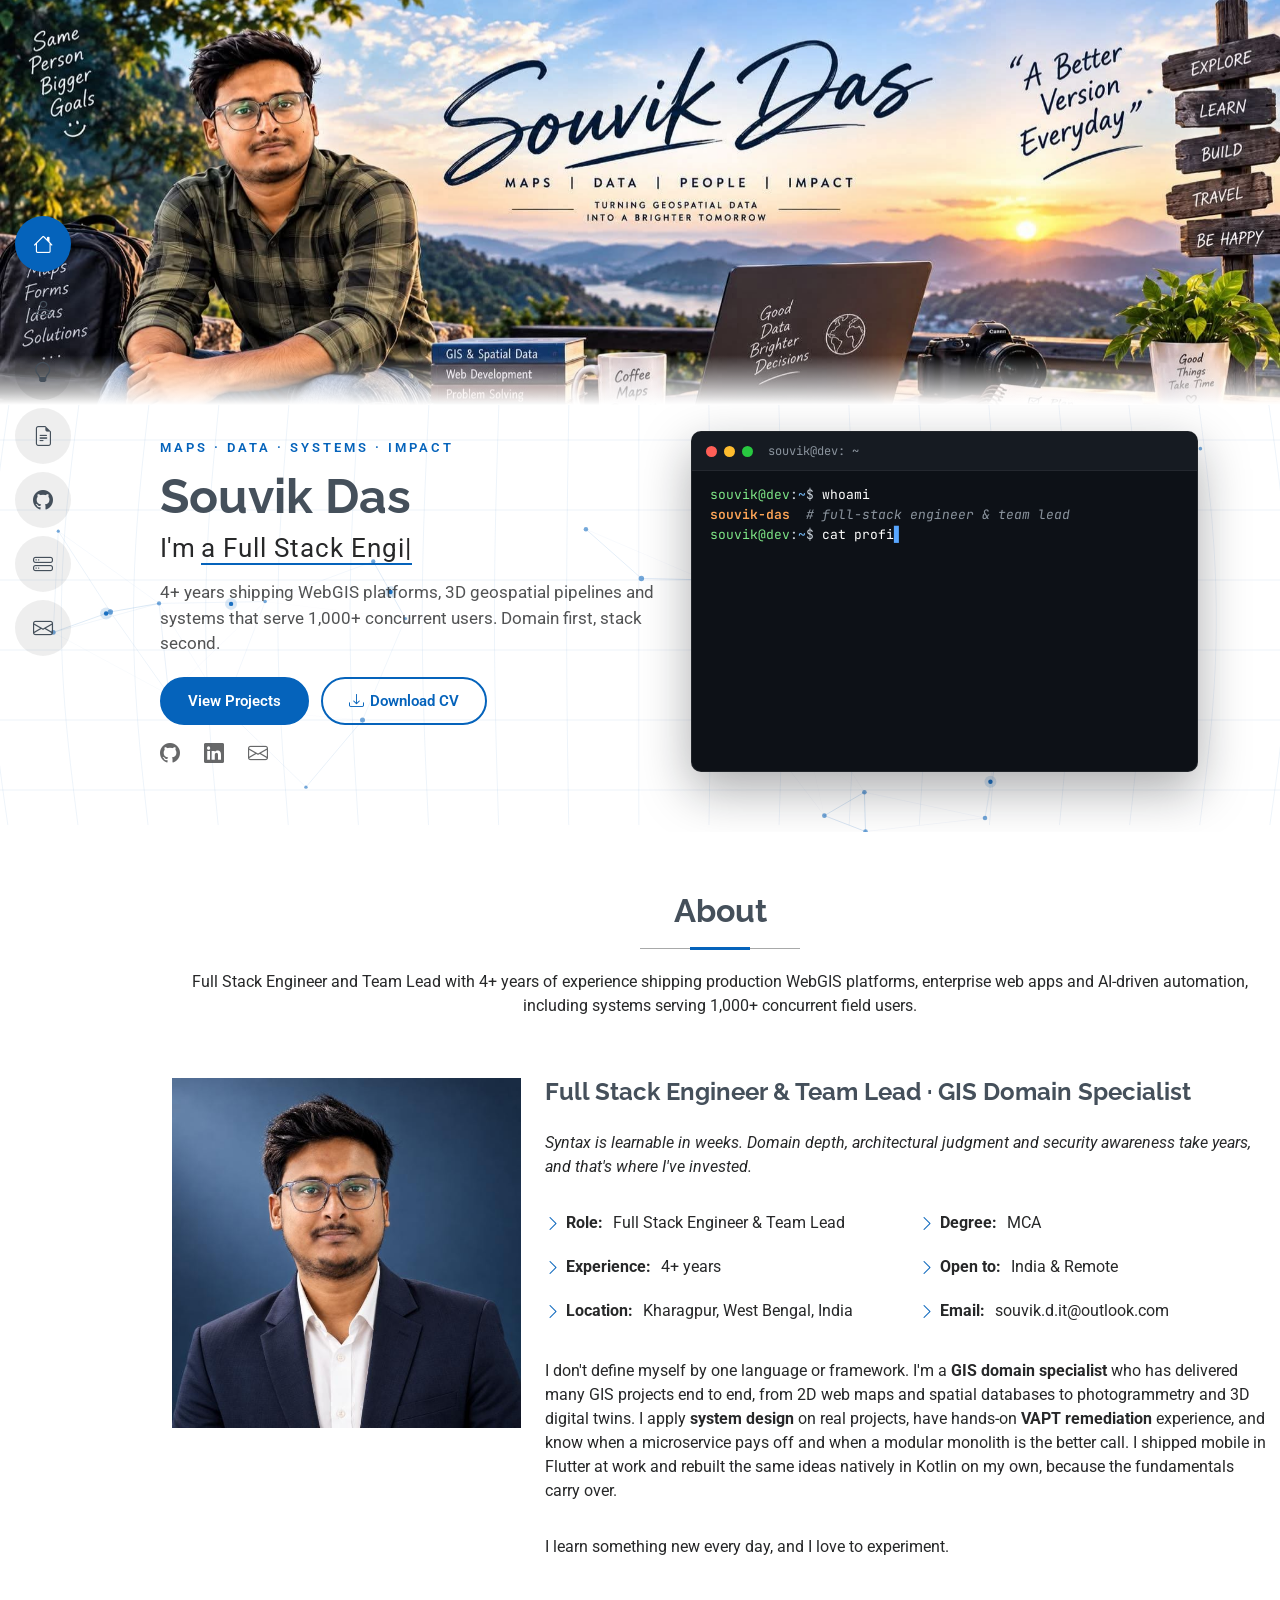
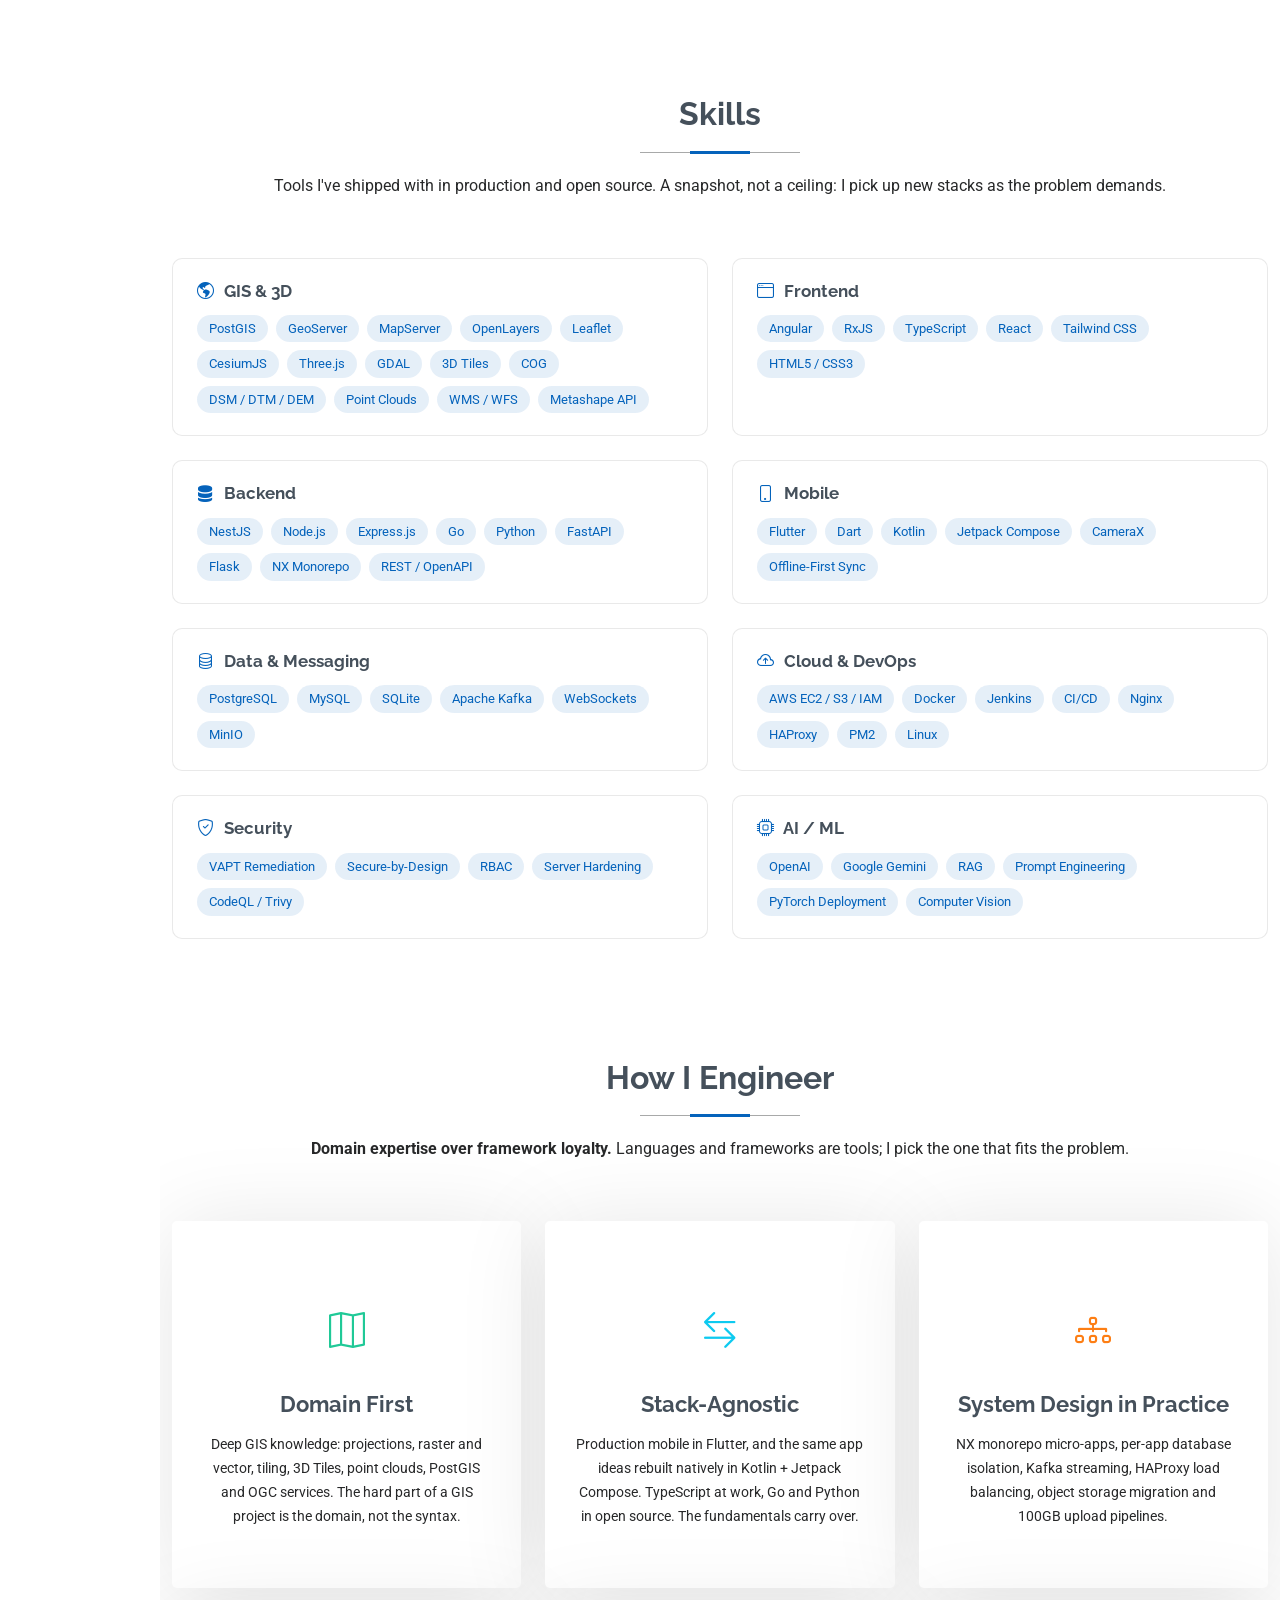
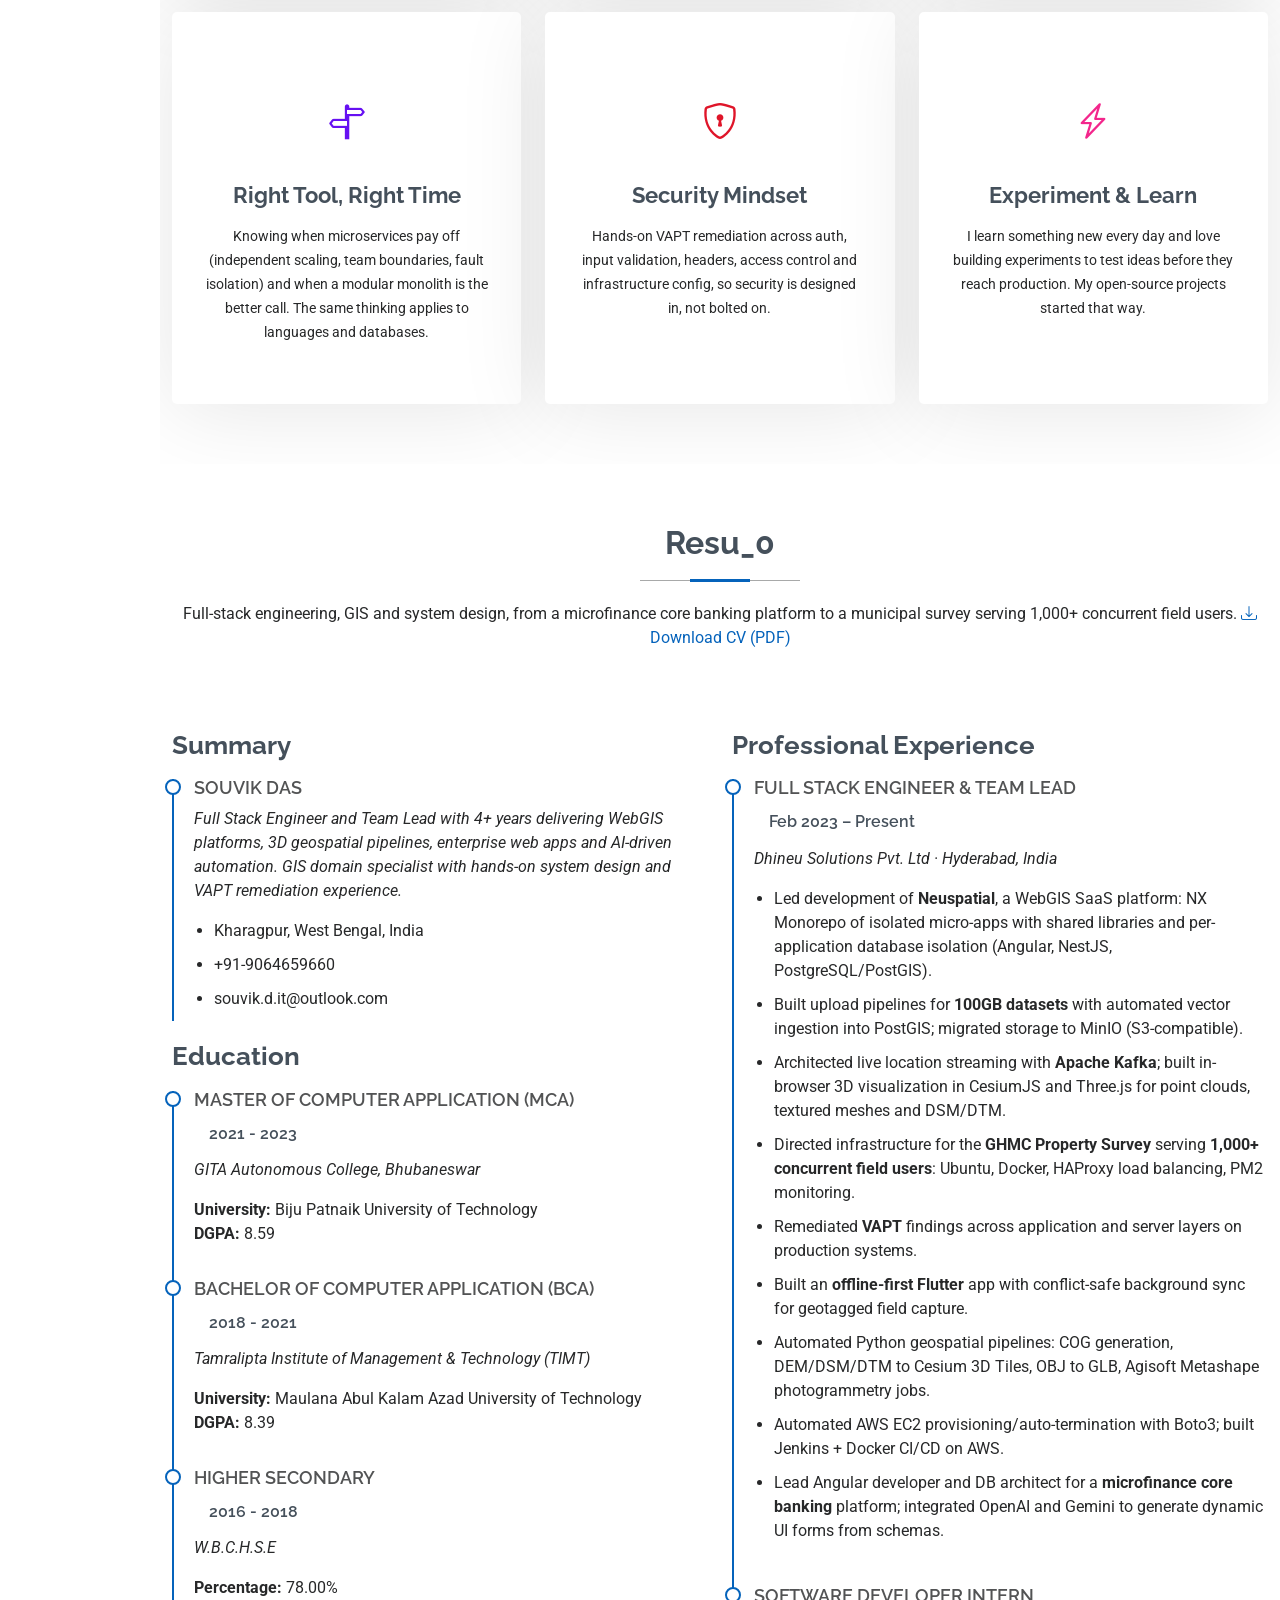
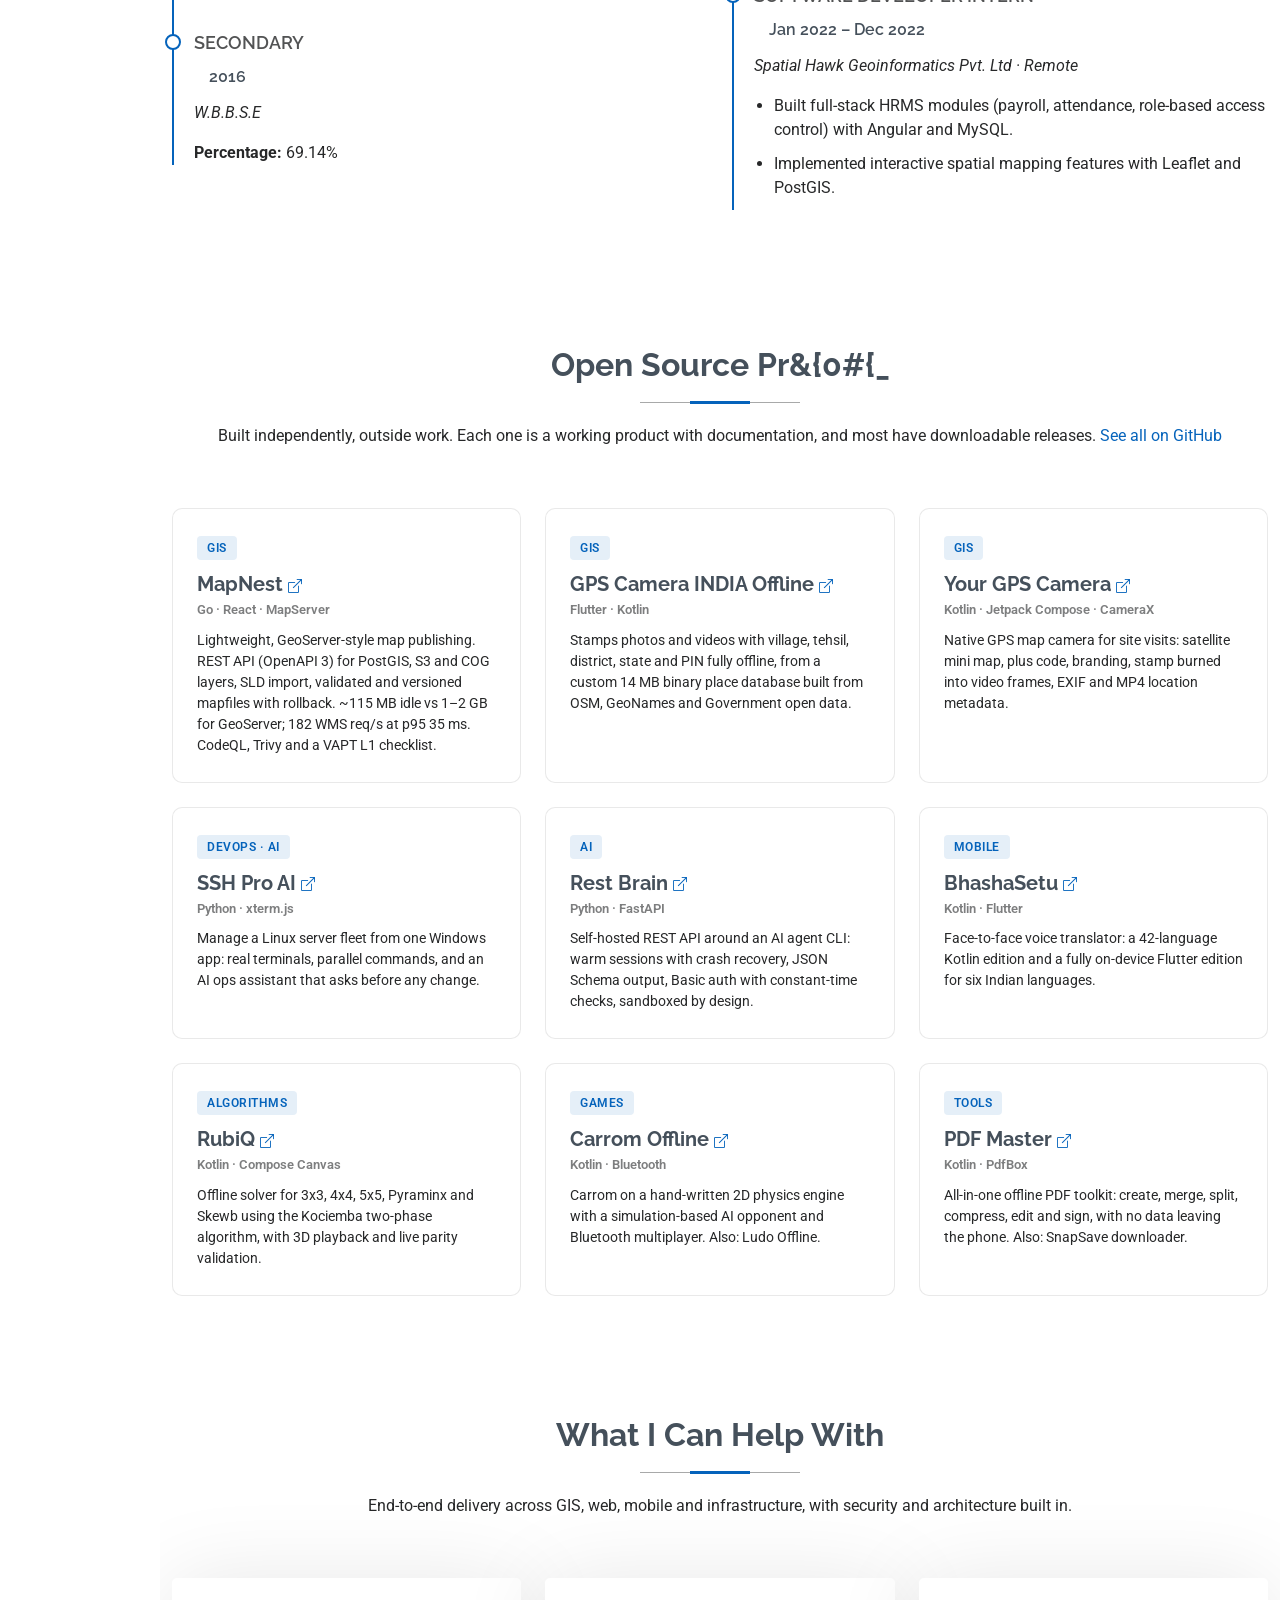
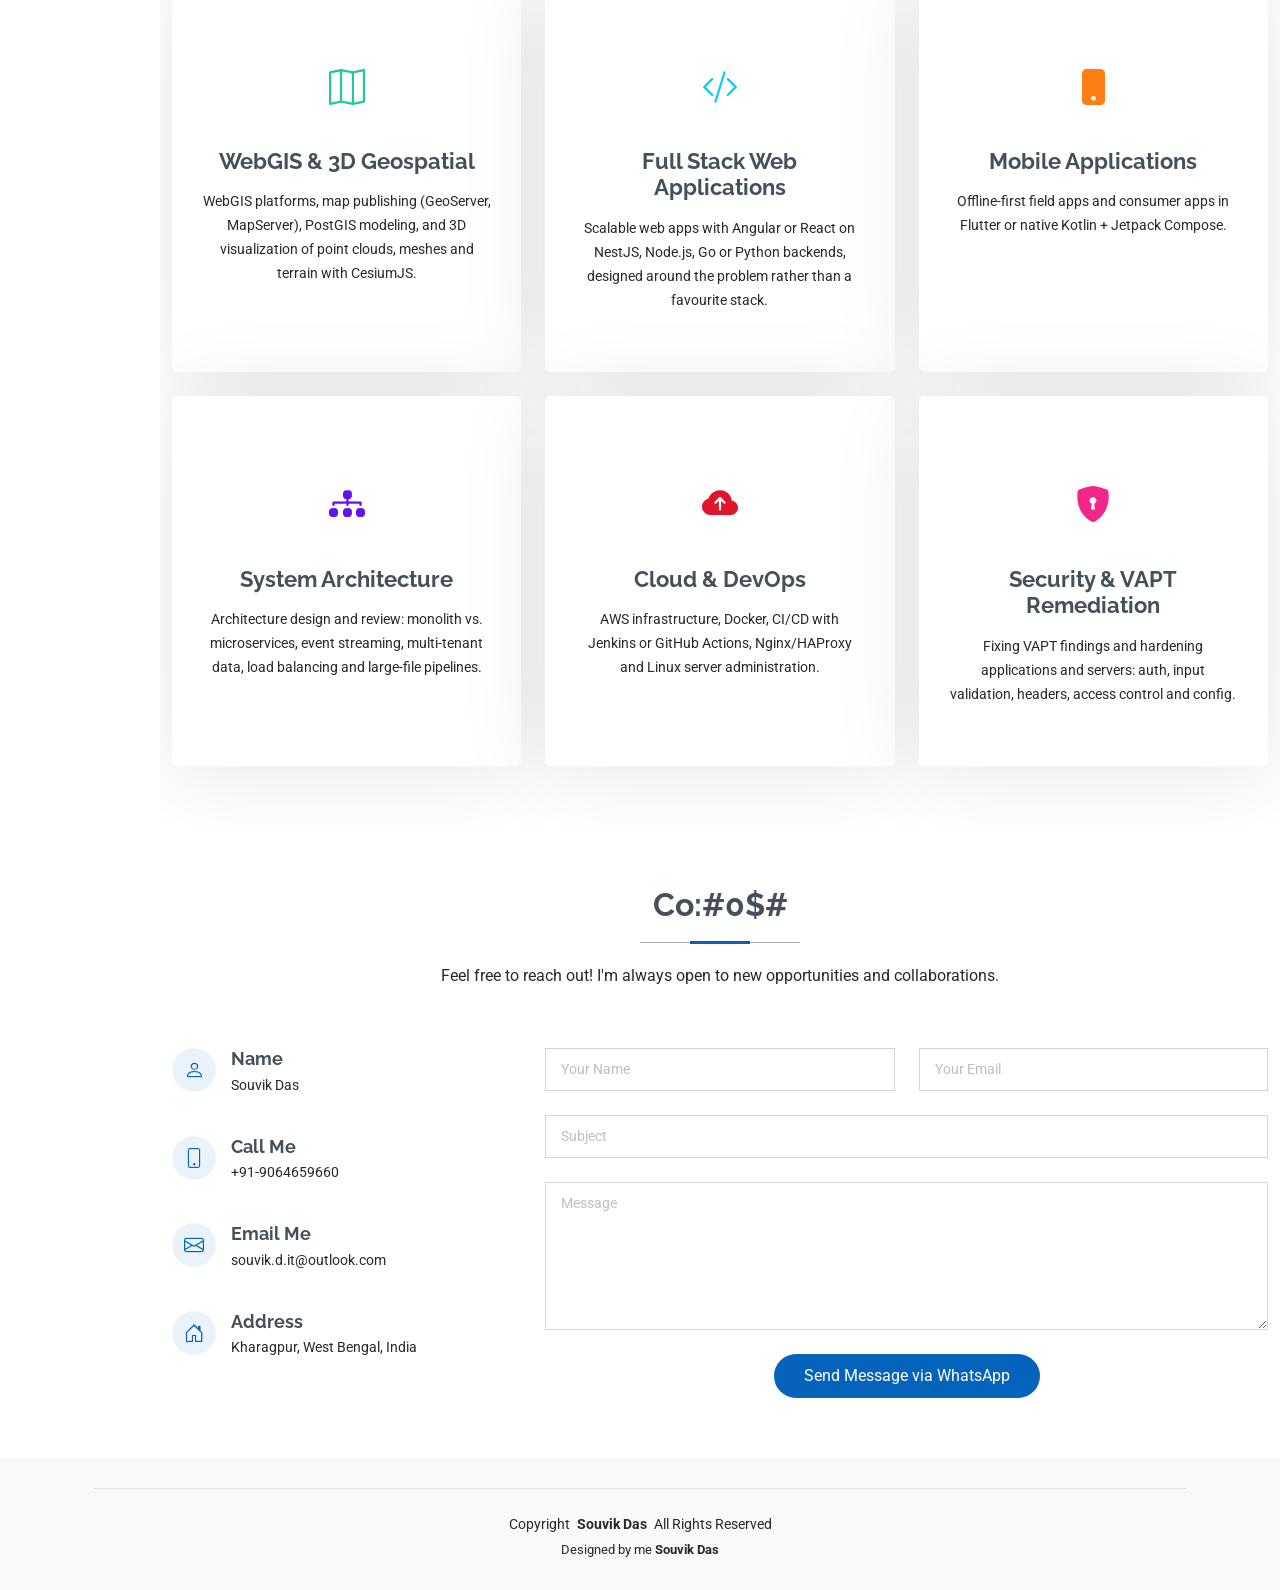
<file: index.html>
<!DOCTYPE html>
<html lang="en">

<head>
  <meta charset="utf-8">
  <meta content="width=device-width, initial-scale=1.0" name="viewport">
  <title>Souvik Das | Full Stack Engineer &amp; GIS Specialist</title>
  <meta content="Souvik Das: Full Stack Engineer and Team Lead with 4+ years delivering WebGIS platforms, 3D geospatial pipelines and scalable systems. GIS domain specialist, system design, VAPT-aware." name="description">
  <meta content="Souvik Das, Full Stack Engineer, Team Lead, GIS, WebGIS, PostGIS, GeoServer, MapServer, CesiumJS, System Design, Angular, NestJS, Flutter, Kotlin, Go, AWS" name="keywords">

  <!-- Favicons -->
  <link href="assets/img/favicon.png" rel="icon">
  <link rel="preload" as="image" href="assets/img/hero-banner.jpg" media="(min-width: 1025px)">
  <link href="assets/img/apple-touch-icon.png" rel="apple-touch-icon">

  <!-- Fonts -->
  <link href="https://fonts.googleapis.com" rel="preconnect">
  <link href="https://fonts.gstatic.com" rel="preconnect" crossorigin>
  <link
    href="https://fonts.googleapis.com/css2?family=Roboto:ital,wght@0,100;0,300;0,400;0,500;0,700;0,900;1,100;1,300;1,400;1,500;1,700;1,900&family=Poppins:ital,wght@0,100;0,200;0,300;0,400;0,500;0,600;0,700;0,800;0,900;1,100;1,200;1,300;1,400;1,500;1,600;1,700;1,800;1,900&family=JetBrains+Mono:wght@400;600&family=Raleway:ital,wght@0,100;0,200;0,300;0,400;0,500;0,600;0,700;0,800;0,900;1,100;1,200;1,300;1,400;1,500;1,600;1,700;1,800;1,900&display=swap"
    rel="stylesheet">

  <!-- Vendor CSS Files -->
  <link href="assets/vendor/bootstrap/css/bootstrap.min.css" rel="stylesheet">
  <link href="assets/vendor/bootstrap-icons/bootstrap-icons.css" rel="stylesheet">
  <link href="assets/vendor/aos/aos.css" rel="stylesheet">
  <link href="assets/vendor/glightbox/css/glightbox.min.css" rel="stylesheet">
  <link href="assets/vendor/swiper/swiper-bundle.min.css" rel="stylesheet">

  <!-- Main CSS File -->
  <link href="assets/css/main.css" rel="stylesheet">

  <!-- =======================================================
  * Template Name: MyResume
  * Template URL: https://bootstrapmade.com/free-html-bootstrap-template-my-resume/
  * Updated: Jun 29 2024 with Bootstrap v5.3.3
  * Author: BootstrapMade.com
  * License: https://bootstrapmade.com/license/
  ======================================================== -->
</head>

<body class="index-page">

  <header id="header" class="header d-flex flex-column justify-content-center">

    <i class="header-toggle d-xl-none bi bi-list"></i>

    <nav id="navmenu" class="navmenu">
      <ul>
        <li><a href="#hero" class="active"><i class="bi bi-house navicon"></i><span>Home</span></a></li>
        <li><a href="#about"><i class="bi bi-person navicon"></i><span>About</span></a></li>
        <li><a href="#approach"><i class="bi bi-lightbulb navicon"></i><span>Approach</span></a></li>
        <li><a href="#resume"><i class="bi bi-file-earmark-text navicon"></i><span>Resume</span></a></li>
        <li><a href="#projects"><i class="bi bi-github navicon"></i><span>Projects</span></a></li>
        <li><a href="#services"><i class="bi bi-hdd-stack navicon"></i><span>Services</span></a></li>
        <li><a href="#contact"><i class="bi bi-envelope navicon"></i><span>Contact</span></a></li>
      </ul>
    </nav>

  </header>

  <main class="main">

    <!-- Hero Section -->
    <section id="hero" class="hero hero-v2 section">

      <div class="hero-banner">
        <picture>
          <source media="(max-width: 1024px)" srcset="assets/img/hero-banner-sm.jpg">
          <img src="assets/img/hero-banner.jpg" width="2056" height="765"
            alt="Souvik Das: Maps, Data, People, Impact. Turning geospatial data into a brighter tomorrow.">
        </picture>
      </div>

      <div class="hero-content">
        <canvas id="geo-canvas" aria-hidden="true"></canvas>

        <div class="container">
          <div class="row gy-5 align-items-center">
            <div class="col-lg-6" data-aos="fade-up">
              <span class="hero-eyebrow">Maps · Data · Systems · Impact</span>
              <h2>Souvik Das</h2>
              <p class="hero-typed">I'm <span class="typed" data-typed-items="a Full Stack Engineer,a Team Lead,a GIS Domain Specialist,a System Designer,an Experimenter">a Full Stack Engineer</span><span
                  class="typed-cursor typed-cursor--blink" aria-hidden="true"></span></p>
              <p class="hero-lead">4+ years shipping WebGIS platforms, 3D geospatial pipelines and systems that serve
                1,000+ concurrent users. Domain first, stack second.</p>
              <div class="hero-actions">
                <a href="#projects" class="btn-hero">View Projects</a>
                <a href="assets/Souvik_Das_CV.pdf" target="_blank" class="btn-hero btn-hero-outline"><i class="bi bi-download"></i> Download CV</a>
              </div>
              <div class="social-links">
                <a href="https://github.com/souvik-das-tech" target="_blank" aria-label="GitHub"><i class="bi bi-github"></i></a>
                <a href="https://www.linkedin.com/in/souvik-das-3455b0224" target="_blank" aria-label="LinkedIn"><i
                    class="bi bi-linkedin"></i></a>
                <a href="mailto:souvik.d.it@outlook.com" aria-label="Email"><i class="bi bi-envelope"></i></a>
              </div>
            </div>

            <div class="col-lg-6" data-aos="fade-up" data-aos-delay="150">
              <div class="code-terminal" aria-label="Profile summary in a terminal">
                <div class="term-bar">
                  <span class="dot red"></span><span class="dot yellow"></span><span class="dot green"></span>
                  <span class="term-title">souvik@dev: ~</span>
                </div>
                <pre class="term-body" id="term-body"></pre>
              </div>
            </div>
          </div>
        </div>
      </div>

    </section><!-- /Hero Section -->

    <!-- About Section -->
    <section id="about" class="about section">

      <!-- Section Title -->
      <div class="container section-title" data-aos="fade-up">
        <h2>About</h2>
        <p>Full Stack Engineer and Team Lead with 4+ years of experience shipping production WebGIS platforms,
          enterprise web apps and AI-driven automation, including systems serving 1,000+ concurrent field users.</p>
      </div><!-- End Section Title -->

      <div class="container" data-aos="fade-up" data-aos-delay="100">

        <div class="row gy-4 justify-content-center">
          <div class="col-lg-4">
            <img src="assets/img/profile-img.jpg" class="img-fluid" alt="Souvik Das">
          </div>
          <div class="col-lg-8 content">
            <h2>Full Stack Engineer &amp; Team Lead · GIS Domain Specialist</h2>
            <p class="fst-italic py-3">
              Syntax is learnable in weeks. Domain depth, architectural judgment and security awareness take years,
              and that's where I've invested.
            </p>
            <div class="row">
              <div class="col-lg-6">
                <ul>
                  <li><i class="bi bi-chevron-right"></i> <strong>Role:</strong> <span>Full Stack Engineer &amp; Team Lead</span></li>
                  <li><i class="bi bi-chevron-right"></i> <strong>Experience:</strong> <span>4+ years</span></li>
                  <li><i class="bi bi-chevron-right"></i> <strong>Location:</strong> <span>Kharagpur, West Bengal, India</span></li>
                </ul>
              </div>
              <div class="col-lg-6">
                <ul>
                  <li><i class="bi bi-chevron-right"></i> <strong>Degree:</strong> <span>MCA</span></li>
                  <li><i class="bi bi-chevron-right"></i> <strong>Open to:</strong> <span>India &amp; Remote</span></li>
                  <li><i class="bi bi-chevron-right"></i> <strong>Email:</strong> <span>souvik.d.it@outlook.com</span>
                  </li>
                </ul>
              </div>
            </div>
            <p class="py-3">
              I don't define myself by one language or framework. I'm a <strong>GIS domain specialist</strong> who has
              delivered many GIS projects end to end, from 2D web maps and spatial databases to photogrammetry and 3D
              digital twins. I apply <strong>system design</strong> on real projects, have hands-on
              <strong>VAPT remediation</strong> experience, and know when a microservice pays off and when a modular
              monolith is the better call. I shipped mobile in Flutter at work and rebuilt the same ideas natively in
              Kotlin on my own, because the fundamentals carry over.
            </p>
            <p>
              I learn something new every day, and I love to experiment.
            </p>
          </div>
        </div>

      </div>

    </section><!-- /About Section -->

    <!-- Skills Section -->
    <section id="skills" class="skills section">

      <div class="container section-title" data-aos="fade-up">
        <h2>Skills</h2>
        <p>Tools I've shipped with in production and open source. A snapshot, not a ceiling: I pick up new stacks as
          the problem demands.</p>
      </div>

      <div class="container">
        <div class="row gy-4">
          <div class="col-lg-6" data-aos="fade-up" data-aos-delay="100">
            <div class="skill-group">
              <h4><i class="bi bi-globe-americas"></i> GIS &amp; 3D</h4>
              <div class="chips"><span class="chip">PostGIS</span><span class="chip">GeoServer</span><span class="chip">MapServer</span><span class="chip">OpenLayers</span><span class="chip">Leaflet</span><span class="chip">CesiumJS</span><span class="chip">Three.js</span><span class="chip">GDAL</span><span class="chip">3D Tiles</span><span class="chip">COG</span><span class="chip">DSM / DTM / DEM</span><span class="chip">Point Clouds</span><span class="chip">WMS / WFS</span><span class="chip">Metashape API</span></div>
            </div>
          </div>
          <div class="col-lg-6" data-aos="fade-up" data-aos-delay="150">
            <div class="skill-group">
              <h4><i class="bi bi-window"></i> Frontend</h4>
              <div class="chips"><span class="chip">Angular</span><span class="chip">RxJS</span><span class="chip">TypeScript</span><span class="chip">React</span><span class="chip">Tailwind CSS</span><span class="chip">HTML5 / CSS3</span></div>
            </div>
          </div>
          <div class="col-lg-6" data-aos="fade-up" data-aos-delay="100">
            <div class="skill-group">
              <h4><i class="bi bi-server"></i> Backend</h4>
              <div class="chips"><span class="chip">NestJS</span><span class="chip">Node.js</span><span class="chip">Express.js</span><span class="chip">Go</span><span class="chip">Python</span><span class="chip">FastAPI</span><span class="chip">Flask</span><span class="chip">NX Monorepo</span><span class="chip">REST / OpenAPI</span></div>
            </div>
          </div>
          <div class="col-lg-6" data-aos="fade-up" data-aos-delay="150">
            <div class="skill-group">
              <h4><i class="bi bi-phone"></i> Mobile</h4>
              <div class="chips"><span class="chip">Flutter</span><span class="chip">Dart</span><span class="chip">Kotlin</span><span class="chip">Jetpack Compose</span><span class="chip">CameraX</span><span class="chip">Offline-First Sync</span></div>
            </div>
          </div>
          <div class="col-lg-6" data-aos="fade-up" data-aos-delay="100">
            <div class="skill-group">
              <h4><i class="bi bi-database"></i> Data &amp; Messaging</h4>
              <div class="chips"><span class="chip">PostgreSQL</span><span class="chip">MySQL</span><span class="chip">SQLite</span><span class="chip">Apache Kafka</span><span class="chip">WebSockets</span><span class="chip">MinIO</span></div>
            </div>
          </div>
          <div class="col-lg-6" data-aos="fade-up" data-aos-delay="150">
            <div class="skill-group">
              <h4><i class="bi bi-cloud-arrow-up"></i> Cloud &amp; DevOps</h4>
              <div class="chips"><span class="chip">AWS EC2 / S3 / IAM</span><span class="chip">Docker</span><span class="chip">Jenkins</span><span class="chip">CI/CD</span><span class="chip">Nginx</span><span class="chip">HAProxy</span><span class="chip">PM2</span><span class="chip">Linux</span></div>
            </div>
          </div>
          <div class="col-lg-6" data-aos="fade-up" data-aos-delay="100">
            <div class="skill-group">
              <h4><i class="bi bi-shield-check"></i> Security</h4>
              <div class="chips"><span class="chip">VAPT Remediation</span><span class="chip">Secure-by-Design</span><span class="chip">RBAC</span><span class="chip">Server Hardening</span><span class="chip">CodeQL / Trivy</span></div>
            </div>
          </div>
          <div class="col-lg-6" data-aos="fade-up" data-aos-delay="150">
            <div class="skill-group">
              <h4><i class="bi bi-cpu"></i> AI / ML</h4>
              <div class="chips"><span class="chip">OpenAI</span><span class="chip">Google Gemini</span><span class="chip">RAG</span><span class="chip">Prompt Engineering</span><span class="chip">PyTorch Deployment</span><span class="chip">Computer Vision</span></div>
            </div>
          </div>
        </div>
      </div>

    </section><!-- /Skills Section -->

    <!-- Approach Section -->
    <section id="approach" class="services section">

      <div class="container section-title" data-aos="fade-up">
        <h2>How I Engineer</h2>
        <p><strong>Domain expertise over framework loyalty.</strong> Languages and frameworks are tools; I pick the
          one that fits the problem.</p>
      </div>

      <div class="container">
        <div class="row gy-4">

          <div class="col-lg-4 col-md-6" data-aos="fade-up" data-aos-delay="100">
            <div class="service-item item-teal position-relative">
              <div class="icon"><i class="bi bi-map"></i></div>
              <h3>Domain First</h3>
              <p>Deep GIS knowledge: projections, raster and vector, tiling, 3D Tiles, point clouds, PostGIS and OGC services. The hard part of a GIS project is the domain, not the syntax.</p>
            </div>
          </div>
          <div class="col-lg-4 col-md-6" data-aos="fade-up" data-aos-delay="200">
            <div class="service-item item-cyan position-relative">
              <div class="icon"><i class="bi bi-arrow-left-right"></i></div>
              <h3>Stack-Agnostic</h3>
              <p>Production mobile in Flutter, and the same app ideas rebuilt natively in Kotlin + Jetpack Compose. TypeScript at work, Go and Python in open source. The fundamentals carry over.</p>
            </div>
          </div>
          <div class="col-lg-4 col-md-6" data-aos="fade-up" data-aos-delay="300">
            <div class="service-item item-orange position-relative">
              <div class="icon"><i class="bi bi-diagram-3"></i></div>
              <h3>System Design in Practice</h3>
              <p>NX monorepo micro-apps, per-app database isolation, Kafka streaming, HAProxy load balancing, object storage migration and 100GB upload pipelines.</p>
            </div>
          </div>
          <div class="col-lg-4 col-md-6" data-aos="fade-up" data-aos-delay="100">
            <div class="service-item item-indigo position-relative">
              <div class="icon"><i class="bi bi-signpost-split"></i></div>
              <h3>Right Tool, Right Time</h3>
              <p>Knowing when microservices pay off (independent scaling, team boundaries, fault isolation) and when a modular monolith is the better call. The same thinking applies to languages and databases.</p>
            </div>
          </div>
          <div class="col-lg-4 col-md-6" data-aos="fade-up" data-aos-delay="200">
            <div class="service-item item-red position-relative">
              <div class="icon"><i class="bi bi-shield-lock"></i></div>
              <h3>Security Mindset</h3>
              <p>Hands-on VAPT remediation across auth, input validation, headers, access control and infrastructure config, so security is designed in, not bolted on.</p>
            </div>
          </div>
          <div class="col-lg-4 col-md-6" data-aos="fade-up" data-aos-delay="300">
            <div class="service-item item-pink position-relative">
              <div class="icon"><i class="bi bi-lightning-charge"></i></div>
              <h3>Experiment &amp; Learn</h3>
              <p>I learn something new every day and love building experiments to test ideas before they reach production. My open-source projects started that way.</p>
            </div>
          </div>
        </div>
      </div>

    </section><!-- /Approach Section -->


    <!-- Resume Section -->
    <section id="resume" class="resume section">

      <!-- Section Title -->
      <div class="container section-title" data-aos="fade-up">
        <h2>Resume</h2>
        <p>Full-stack engineering, GIS and system design, from a microfinance core banking platform to a municipal
          survey serving 1,000+ concurrent field users.
          <a href="assets/Souvik_Das_CV.pdf" target="_blank"><i class="bi bi-download"></i> Download CV (PDF)</a></p>
      </div><!-- End Section Title -->

      <div class="container">

        <div class="row">

          <!-- Left Column -->
          <div class="col-lg-6" data-aos="fade-up" data-aos-delay="100">
            <h3 class="resume-title">Summary</h3>

            <div class="resume-item pb-0">
              <h4>Souvik Das</h4>
              <p><em>Full Stack Engineer and Team Lead with 4+ years delivering WebGIS platforms, 3D geospatial pipelines,
                  enterprise web apps and AI-driven automation. GIS domain specialist with hands-on system design and
                  VAPT remediation experience.</em></p>
              <ul>
                <li>Kharagpur, West Bengal, India</li>
                <li>+91-9064659660</li>
                <li>souvik.d.it@outlook.com</li>
              </ul>
            </div><!-- End Resume Item -->

            <h3 class="resume-title">Education</h3>

            <div class="resume-item">
              <h4>Master of Computer Application (MCA)</h4>
              <h5>2021 - 2023</h5>
              <p><em>GITA Autonomous College, Bhubaneswar</em></p>
              <p><strong>University:</strong> Biju Patnaik University of Technology<br><strong>DGPA:</strong> 8.59</p>
            </div>

            <div class="resume-item">
              <h4>Bachelor of Computer Application (BCA)</h4>
              <h5>2018 - 2021</h5>
              <p><em>Tamralipta Institute of Management &amp; Technology (TIMT)</em></p>
              <p><strong>University:</strong> Maulana Abul Kalam Azad University of Technology<br><strong>DGPA:</strong>
                8.39</p>
            </div>

            <div class="resume-item">
              <h4>Higher Secondary</h4>
              <h5>2016 - 2018</h5>
              <p><em>W.B.C.H.S.E</em></p>
              <p><strong>Percentage:</strong> 78.00%</p>
            </div>

            <div class="resume-item">
              <h4>Secondary</h4>
              <h5>2016</h5>
              <p><em>W.B.B.S.E</em></p>
              <p><strong>Percentage:</strong> 69.14%</p>
            </div>

          </div><!-- End Left Column -->

          <!-- Right Column -->
          <div class="col-lg-6" data-aos="fade-up" data-aos-delay="200">
            <h3 class="resume-title">Professional Experience</h3>

            <div class="resume-item">
              <h4>Full Stack Engineer &amp; Team Lead</h4>
              <h5>Feb 2023 – Present</h5>
              <p><em>Dhineu Solutions Pvt. Ltd · Hyderabad, India</em></p>
              <ul>
                <li>Led development of <strong>Neuspatial</strong>, a WebGIS SaaS platform: NX Monorepo of isolated micro-apps with shared libraries and per-application database isolation (Angular, NestJS, PostgreSQL/PostGIS).</li>
                <li>Built upload pipelines for <strong>100GB datasets</strong> with automated vector ingestion into PostGIS; migrated storage to MinIO (S3-compatible).</li>
                <li>Architected live location streaming with <strong>Apache Kafka</strong>; built in-browser 3D visualization in CesiumJS and Three.js for point clouds, textured meshes and DSM/DTM.</li>
                <li>Directed infrastructure for the <strong>GHMC Property Survey</strong> serving <strong>1,000+ concurrent field users</strong>: Ubuntu, Docker, HAProxy load balancing, PM2 monitoring.</li>
                <li>Remediated <strong>VAPT</strong> findings across application and server layers on production systems.</li>
                <li>Built an <strong>offline-first Flutter</strong> app with conflict-safe background sync for geotagged field capture.</li>
                <li>Automated Python geospatial pipelines: COG generation, DEM/DSM/DTM to Cesium 3D Tiles, OBJ to GLB, Agisoft Metashape photogrammetry jobs.</li>
                <li>Automated AWS EC2 provisioning/auto-termination with Boto3; built Jenkins + Docker CI/CD on AWS.</li>
                <li>Lead Angular developer and DB architect for a <strong>microfinance core banking</strong> platform; integrated OpenAI and Gemini to generate dynamic UI forms from schemas.</li>
              </ul>
            </div>

            <div class="resume-item">
              <h4>Software Developer Intern</h4>
              <h5>Jan 2022 – Dec 2022</h5>
              <p><em>Spatial Hawk Geoinformatics Pvt. Ltd · Remote</em></p>
              <ul>
                <li>Built full-stack HRMS modules (payroll, attendance, role-based access control) with Angular and MySQL.</li>
                <li>Implemented interactive spatial mapping features with Leaflet and PostGIS.</li>
              </ul>
            </div>

          </div><!-- End Right Column -->

        </div>

      </div>

    </section><!-- /Resume Section -->

    <!-- Projects Section -->
    <section id="projects" class="projects section">

      <div class="container section-title" data-aos="fade-up">
        <h2>Open Source Projects</h2>
        <p>Built independently, outside work. Each one is a working product with documentation, and most have
          downloadable releases. <a href="https://github.com/souvik-das-tech" target="_blank">See all on GitHub</a></p>
      </div>

      <div class="container">
        <div class="row gy-4">
          <div class="col-lg-4 col-md-6" data-aos="fade-up" data-aos-delay="100">
            <a class="project-card" href="https://github.com/souvik-das-tech/mapnest" target="_blank" rel="noopener">
              <span class="project-tag">GIS</span>
              <h3>MapNest <i class="bi bi-box-arrow-up-right"></i></h3>
              <p class="project-stack">Go · React · MapServer</p>
              <p>Lightweight, GeoServer-style map publishing. REST API (OpenAPI 3) for PostGIS, S3 and COG layers, SLD import, validated and versioned mapfiles with rollback. ~115 MB idle vs 1–2 GB for GeoServer; 182 WMS req/s at p95 35 ms. CodeQL, Trivy and a VAPT L1 checklist.</p>
            </a>
          </div>
          <div class="col-lg-4 col-md-6" data-aos="fade-up" data-aos-delay="200">
            <a class="project-card" href="https://github.com/souvik-das-tech/GPSCamera_INDIA_Offline" target="_blank" rel="noopener">
              <span class="project-tag">GIS</span>
              <h3>GPS Camera INDIA Offline <i class="bi bi-box-arrow-up-right"></i></h3>
              <p class="project-stack">Flutter · Kotlin</p>
              <p>Stamps photos and videos with village, tehsil, district, state and PIN fully offline, from a custom 14 MB binary place database built from OSM, GeoNames and Government open data.</p>
            </a>
          </div>
          <div class="col-lg-4 col-md-6" data-aos="fade-up" data-aos-delay="300">
            <a class="project-card" href="https://github.com/souvik-das-tech/GPSCamera-Android" target="_blank" rel="noopener">
              <span class="project-tag">GIS</span>
              <h3>Your GPS Camera <i class="bi bi-box-arrow-up-right"></i></h3>
              <p class="project-stack">Kotlin · Jetpack Compose · CameraX</p>
              <p>Native GPS map camera for site visits: satellite mini map, plus code, branding, stamp burned into video frames, EXIF and MP4 location metadata.</p>
            </a>
          </div>
          <div class="col-lg-4 col-md-6" data-aos="fade-up" data-aos-delay="100">
            <a class="project-card" href="https://github.com/souvik-das-tech/ssh-pro-ai" target="_blank" rel="noopener">
              <span class="project-tag">DevOps · AI</span>
              <h3>SSH Pro AI <i class="bi bi-box-arrow-up-right"></i></h3>
              <p class="project-stack">Python · xterm.js</p>
              <p>Manage a Linux server fleet from one Windows app: real terminals, parallel commands, and an AI ops assistant that asks before any change.</p>
            </a>
          </div>
          <div class="col-lg-4 col-md-6" data-aos="fade-up" data-aos-delay="200">
            <a class="project-card" href="https://github.com/souvik-das-tech/rest-brain" target="_blank" rel="noopener">
              <span class="project-tag">AI</span>
              <h3>Rest Brain <i class="bi bi-box-arrow-up-right"></i></h3>
              <p class="project-stack">Python · FastAPI</p>
              <p>Self-hosted REST API around an AI agent CLI: warm sessions with crash recovery, JSON Schema output, Basic auth with constant-time checks, sandboxed by design.</p>
            </a>
          </div>
          <div class="col-lg-4 col-md-6" data-aos="fade-up" data-aos-delay="300">
            <a class="project-card" href="https://github.com/souvik-das-tech/BhashaSetu-Android" target="_blank" rel="noopener">
              <span class="project-tag">Mobile</span>
              <h3>BhashaSetu <i class="bi bi-box-arrow-up-right"></i></h3>
              <p class="project-stack">Kotlin · Flutter</p>
              <p>Face-to-face voice translator: a 42-language Kotlin edition and a fully on-device Flutter edition for six Indian languages.</p>
            </a>
          </div>
          <div class="col-lg-4 col-md-6" data-aos="fade-up" data-aos-delay="100">
            <a class="project-card" href="https://github.com/souvik-das-tech/RubiQ" target="_blank" rel="noopener">
              <span class="project-tag">Algorithms</span>
              <h3>RubiQ <i class="bi bi-box-arrow-up-right"></i></h3>
              <p class="project-stack">Kotlin · Compose Canvas</p>
              <p>Offline solver for 3x3, 4x4, 5x5, Pyraminx and Skewb using the Kociemba two-phase algorithm, with 3D playback and live parity validation.</p>
            </a>
          </div>
          <div class="col-lg-4 col-md-6" data-aos="fade-up" data-aos-delay="200">
            <a class="project-card" href="https://github.com/souvik-das-tech/CarromOffline" target="_blank" rel="noopener">
              <span class="project-tag">Games</span>
              <h3>Carrom Offline <i class="bi bi-box-arrow-up-right"></i></h3>
              <p class="project-stack">Kotlin · Bluetooth</p>
              <p>Carrom on a hand-written 2D physics engine with a simulation-based AI opponent and Bluetooth multiplayer. Also: Ludo Offline.</p>
            </a>
          </div>
          <div class="col-lg-4 col-md-6" data-aos="fade-up" data-aos-delay="300">
            <a class="project-card" href="https://github.com/souvik-das-tech/PDFMaster" target="_blank" rel="noopener">
              <span class="project-tag">Tools</span>
              <h3>PDF Master <i class="bi bi-box-arrow-up-right"></i></h3>
              <p class="project-stack">Kotlin · PdfBox</p>
              <p>All-in-one offline PDF toolkit: create, merge, split, compress, edit and sign, with no data leaving the phone. Also: SnapSave downloader.</p>
            </a>
          </div>
        </div>
      </div>

    </section><!-- /Projects Section -->

    <section id="services" class="services section">
      <div class="container section-title" data-aos="fade-up">
        <h2>What I Can Help With</h2>
        <p>End-to-end delivery across GIS, web, mobile and infrastructure, with security and architecture built in.</p>
      </div>
      <div class="container">
        <div class="row gy-4">

          <div class="col-lg-4 col-md-6" data-aos="fade-up" data-aos-delay="100">
            <div class="service-item item-teal position-relative">
              <div class="icon"><i class="bi bi-map"></i></div>
              <h3>WebGIS &amp; 3D Geospatial</h3>
              <p>WebGIS platforms, map publishing (GeoServer, MapServer), PostGIS modeling, and 3D visualization of point clouds, meshes and terrain with CesiumJS.</p>
            </div>
          </div>
          <div class="col-lg-4 col-md-6" data-aos="fade-up" data-aos-delay="200">
            <div class="service-item item-cyan position-relative">
              <div class="icon"><i class="bi bi-code-slash"></i></div>
              <h3>Full Stack Web Applications</h3>
              <p>Scalable web apps with Angular or React on NestJS, Node.js, Go or Python backends, designed around the problem rather than a favourite stack.</p>
            </div>
          </div>
          <div class="col-lg-4 col-md-6" data-aos="fade-up" data-aos-delay="300">
            <div class="service-item item-orange position-relative">
              <div class="icon"><i class="bi bi-phone-fill"></i></div>
              <h3>Mobile Applications</h3>
              <p>Offline-first field apps and consumer apps in Flutter or native Kotlin + Jetpack Compose.</p>
            </div>
          </div>
          <div class="col-lg-4 col-md-6" data-aos="fade-up" data-aos-delay="400">
            <div class="service-item item-indigo position-relative">
              <div class="icon"><i class="bi bi-diagram-3-fill"></i></div>
              <h3>System Architecture</h3>
              <p>Architecture design and review: monolith vs. microservices, event streaming, multi-tenant data, load balancing and large-file pipelines.</p>
            </div>
          </div>
          <div class="col-lg-4 col-md-6" data-aos="fade-up" data-aos-delay="500">
            <div class="service-item item-red position-relative">
              <div class="icon"><i class="bi bi-cloud-arrow-up-fill"></i></div>
              <h3>Cloud &amp; DevOps</h3>
              <p>AWS infrastructure, Docker, CI/CD with Jenkins or GitHub Actions, Nginx/HAProxy and Linux server administration.</p>
            </div>
          </div>
          <div class="col-lg-4 col-md-6" data-aos="fade-up" data-aos-delay="600">
            <div class="service-item item-pink position-relative">
              <div class="icon"><i class="bi bi-shield-lock-fill"></i></div>
              <h3>Security &amp; VAPT Remediation</h3>
              <p>Fixing VAPT findings and hardening applications and servers: auth, input validation, headers, access control and config.</p>
            </div>
          </div>
        </div>
      </div>
    </section>


    <section id="contact" class="contact section">

      <div class="container section-title" data-aos="fade-up">
        <h2>Contact</h2>
        <p>Feel free to reach out! I'm always open to new opportunities and collaborations.</p>
      </div>
      <div class="container" data-aos="fade" data-aos-delay="100">

        <div class="row gy-4">

          <div class="col-lg-4">
            <div class="info-item d-flex" data-aos="fade-up" data-aos-delay="200">
              <i class="bi bi-person flex-shrink-0"></i>
              <div>
                <h3>Name</h3>
                <p>Souvik Das</p>
              </div>
            </div>
            <div class="info-item d-flex" data-aos="fade-up" data-aos-delay="300">
              <i class="bi bi-phone flex-shrink-0"></i>
              <div>
                <h3>Call Me</h3>
                <p>+91-9064659660</p>
              </div>
            </div>
            <div class="info-item d-flex" data-aos="fade-up" data-aos-delay="400">
              <i class="bi bi-envelope flex-shrink-0"></i>
              <div>
                <h3>Email Me</h3>
                <p>souvik.d.it@outlook.com</p>
              </div>
            </div>
            <div class="info-item d-flex" data-aos="fade-up" data-aos-delay="500">
              <i class="bi bi-house-door flex-shrink-0"></i>
              <div>
                <h3>Address</h3>
                <p>Kharagpur, West Bengal, India</p>
              </div>
            </div>
          </div>

          <div class="col-lg-8">
            <form action="forms/contact.php" method="post" class="php-email-form" data-aos="fade-up"
              data-aos-delay="200">
              <div class="row gy-4">

                <div class="col-md-6">
                  <input type="text" name="name" class="form-control" placeholder="Your Name" required="">
                </div>

                <div class="col-md-6 ">
                  <input type="email" class="form-control" name="email" placeholder="Your Email" required="">
                </div>

                <div class="col-md-12">
                  <input type="text" class="form-control" name="subject" placeholder="Subject" required="">
                </div>

                <div class="col-md-12">
                  <textarea class="form-control" name="message" rows="6" placeholder="Message" required=""></textarea>
                </div>

                <div class="col-md-12 text-center">
                  <button type="submit" onclick="sendWhatsAppMessage()">Send Message via WhatsApp</button>
                </div>

              </div>
            </form>
          </div>
        </div>

      </div>

    </section>
  </main>

  <footer id="footer" class="footer position-relative light-background">
    <div class="container">
      <div class="container">
        <div class="copyright">
          <span>Copyright</span> <strong class="px-1 sitename">Souvik Das</strong> <span>All Rights Reserved</span>
        </div>
        <div class="credits">
          Designed by me <strong>Souvik Das</strong>
        </div>
      </div>
    </div>
  </footer>

  <!-- Scroll Top -->
  <a href="#" id="scroll-top" class="scroll-top d-flex align-items-center justify-content-center"><i
      class="bi bi-arrow-up-short"></i></a>

  <!-- Preloader -->
  <div id="preloader"></div>

  <!-- Vendor JS Files -->
  <script src="assets/vendor/bootstrap/js/bootstrap.bundle.min.js"></script>
  <script src="assets/vendor/php-email-form/validate.js"></script>
  <script src="assets/vendor/aos/aos.js"></script>
  <script src="assets/vendor/typed.js/typed.umd.js"></script>
  <script src="assets/vendor/purecounter/purecounter_vanilla.js"></script>
  <script src="assets/vendor/waypoints/noframework.waypoints.js"></script>
  <script src="assets/vendor/glightbox/js/glightbox.min.js"></script>
  <script src="assets/vendor/imagesloaded/imagesloaded.pkgd.min.js"></script>
  <script src="assets/vendor/isotope-layout/isotope.pkgd.min.js"></script>
  <script src="assets/vendor/swiper/swiper-bundle.min.js"></script>

  <!-- Main JS File -->
  <script src="assets/js/main.js"></script>
  <script src="assets/js/coder.js"></script>

  <script>
    function sendWhatsAppMessage() {
      const name = document.querySelector('input[name="name"]').value;
      const email = document.querySelector('input[name="email"]').value;
      const subject = document.querySelector('input[name="subject"]').value;
      const message = document.querySelector('textarea[name="message"]').value;
      const phoneNumber = '+919064659660'; // Replace with your full number including country code

      const whatsappMessage = `Name: ${name}%0AEmail: ${email}%0ASubject: ${subject}%0AMessage: ${message}`;
      const whatsappURL = `https://wa.me/${phoneNumber}?text=${whatsappMessage}`;

      window.open(whatsappURL, '_blank');
    }
  </script>

</body>

</html>
</file>
<file: assets/css/main.css>
/**
* Template Name: MyResume
* Template URL: https://bootstrapmade.com/free-html-bootstrap-template-my-resume/
* Updated: Jun 29 2024 with Bootstrap v5.3.3
* Author: BootstrapMade.com
* License: https://bootstrapmade.com/license/
*/

/*--------------------------------------------------------------
# Font & Color Variables
# Help: https://bootstrapmade.com/color-system/
--------------------------------------------------------------*/
/* Fonts */
:root {
  --default-font: "Roboto",  system-ui, -apple-system, "Segoe UI", Roboto, "Helvetica Neue", Arial, "Noto Sans", "Liberation Sans", sans-serif, "Apple Color Emoji", "Segoe UI Emoji", "Segoe UI Symbol", "Noto Color Emoji";
  --heading-font: "Raleway",  sans-serif;
  --nav-font: "Poppins",  sans-serif;
}

/* Global Colors - The following color variables are used throughout the website. Updating them here will change the color scheme of the entire website */
:root { 
  --background-color: #ffffff; /* Background color for the entire website, including individual sections */
  --default-color: #272829; /* Default color used for the majority of the text content across the entire website */
  --heading-color: #45505b; /* Color for headings, subheadings and title throughout the website */
  --accent-color: #0563bb; /* Accent color that represents your brand on the website. It's used for buttons, links, and other elements that need to stand out */
  --surface-color: #ffffff; /* The surface color is used as a background of boxed elements within sections, such as cards, icon boxes, or other elements that require a visual separation from the global background. */
  --contrast-color: #ffffff; /* Contrast color for text, ensuring readability against backgrounds of accent, heading, or default colors. */
}

/* Nav Menu Colors - The following color variables are used specifically for the navigation menu. They are separate from the global colors to allow for more customization options */
:root {
  --nav-color: #45505b;  /* The default color of the main navmenu links */
  --nav-hover-color: #0563bb; /* Applied to main navmenu links when they are hovered over or active */
  --nav-mobile-background-color: #ffffff; /* Used as the background color for mobile navigation menu */
  --nav-dropdown-background-color: #ffffff; /* Used as the background color for dropdown items that appear when hovering over primary navigation items */
  --nav-dropdown-color: #212529; /* Used for navigation links of the dropdown items in the navigation menu. */
  --nav-dropdown-hover-color: #0563bb; /* Similar to --nav-hover-color, this color is applied to dropdown navigation links when they are hovered over. */
}

/* Color Presets - These classes override global colors when applied to any section or element, providing reuse of the sam color scheme. */

.light-background {
  --background-color: #f9f9f9;
  --surface-color: #ffffff;
}

.dark-background {
  --background-color: #060606;
  --default-color: #ffffff;
  --heading-color: #ffffff;
  --surface-color: #252525;
  --contrast-color: #ffffff;
}

/* Smooth scroll */
:root {
  scroll-behavior: smooth;
}

/*--------------------------------------------------------------
# General Styling & Shared Classes
--------------------------------------------------------------*/
body {
  color: var(--default-color);
  background-color: var(--background-color);
  font-family: var(--default-font);
}

a {
  color: var(--accent-color);
  text-decoration: none;
  transition: 0.3s;
}

a:hover {
  color: color-mix(in srgb, var(--accent-color), transparent 25%);
  text-decoration: none;
}

h1,
h2,
h3,
h4,
h5,
h6 {
  color: var(--heading-color);
  font-family: var(--heading-font);
}

/* PHP Email Form Messages
------------------------------*/
.php-email-form .error-message {
  display: none;
  background: #df1529;
  color: #ffffff;
  text-align: left;
  padding: 15px;
  margin-bottom: 24px;
  font-weight: 600;
}

.php-email-form .sent-message {
  display: none;
  color: #ffffff;
  background: #059652;
  text-align: center;
  padding: 15px;
  margin-bottom: 24px;
  font-weight: 600;
}

.php-email-form .loading {
  display: none;
  background: var(--surface-color);
  text-align: center;
  padding: 15px;
  margin-bottom: 24px;
}

.php-email-form .loading:before {
  content: "";
  display: inline-block;
  border-radius: 50%;
  width: 24px;
  height: 24px;
  margin: 0 10px -6px 0;
  border: 3px solid var(--accent-color);
  border-top-color: var(--surface-color);
  animation: php-email-form-loading 1s linear infinite;
}

@keyframes php-email-form-loading {
  0% {
    transform: rotate(0deg);
  }

  100% {
    transform: rotate(360deg);
  }
}

/*--------------------------------------------------------------
# Global Header
--------------------------------------------------------------*/
.header {
  color: var(--default-color);
  position: fixed;
  top: 0;
  left: 0;
  bottom: 0;
  padding: 0 15px;
  transition: all ease-in-out 0.3s;
  overflow-y: auto;
  z-index: 997;
  min-width: 200px;
}

@media (max-width: 1199px) {
  .header {
    background-color: var(--background-color);
    border-right: 1px solid color-mix(in srgb, var(--default-color), transparent 90%);
    width: 300px;
    left: -100%;
  }
}

@media (min-width: 1200px) and (max-width: 1600px) {
  .header~main {
    margin-left: 160px;
  }

  .header~main .hero {
    margin-left: -160px;
    width: 100vw;
  }
}

.header.header-show {
  left: 0;
}

.header .header-toggle {
  color: var(--contrast-color);
  background-color: var(--accent-color);
  font-size: 22px;
  display: flex;
  align-items: center;
  justify-content: center;
  width: 40px;
  height: 40px;
  border-radius: 50%;
  cursor: pointer;
  position: fixed;
  top: 15px;
  right: 15px;
  z-index: 9999;
  transition: background-color 0.3s;
}

.header .header-toggle:hover {
  color: var(--contrast-color);
  background-color: color-mix(in srgb, var(--accent-color) 90%, white 15%);
}

/*--------------------------------------------------------------
# Navigation Menu
--------------------------------------------------------------*/
.navmenu {
  padding: 0;
  z-index: 9997;
}

.navmenu ul {
  list-style: none;
  padding: 0 0 20px 0;
  margin: 0;
  width: 140px;
}

.navmenu a,
.navmenu a:focus {
  color: var(--nav-color);
  font-family: var(--nav-font);
  display: flex;
  align-items: center;
  padding: 10px 18px;
  margin-bottom: 8px;
  font-size: 15px;
  border-radius: 50px;
  background: color-mix(in srgb, var(--default-color), transparent 92%);
  height: 56px;
  width: 100%;
  overflow: hidden;
  transition: 0.3s;
}

.navmenu a i,
.navmenu a:focus i {
  font-size: 20px;
}

.navmenu a span,
.navmenu a:focus span {
  padding: 0 5px 0 7px;
}

@media (min-width: 992px) {

  .navmenu a,
  .navmenu a:focus {
    max-width: 56px;
  }

  .navmenu a span,
  .navmenu a:focus span {
    display: none;
  }
}

.navmenu a:hover,
.navmenu .active,
.navmenu .active:focus,
.navmenu li:hover>a {
  color: var(--contrast-color);
  background: var(--nav-hover-color);
}

.navmenu a:hover,
.navmenu li:hover>a {
  max-width: 100%;
  color: var(--contrast-color);
}

.navmenu a:hover span,
.navmenu li:hover>a span {
  display: block;
}

/*--------------------------------------------------------------
# Global Footer
--------------------------------------------------------------*/
.footer {
  color: var(--default-color);
  background-color: var(--background-color);
  font-size: 14px;
  text-align: center;
  padding: 30px 0;
  position: relative;
}

.footer h3 {
  font-size: 36px;
  font-weight: 700;
  position: relative;
  padding: 0;
  margin: 0 0 15px 0;
}

.footer p {
  font-size: 15;
  font-style: italic;
  padding: 0;
  margin: 0 0 30px 0;
}

.footer .social-links {
  margin: 0 0 30px 0;
}

.footer .social-links a {
  font-size: 16px;
  display: flex;
  align-items: center;
  justify-content: center;
  background: var(--accent-color);
  color: var(--contrast-color);
  line-height: 1;
  margin: 0 4px;
  border-radius: 50%;
  text-align: center;
  width: 36px;
  height: 36px;
  transition: 0.3s;
}

.footer .social-links a:hover {
  background: color-mix(in srgb, var(--accent-color), transparent 20%);
  text-decoration: none;
}

.footer .copyright {
  padding-top: 25px;
  border-top: 1px solid color-mix(in srgb, var(--default-color), transparent 90%);
}

.footer .credits {
  font-size: 13px;
  padding-top: 5px;
}

/*--------------------------------------------------------------
# Preloader
--------------------------------------------------------------*/
#preloader {
  position: fixed;
  inset: 0;
  z-index: 999999;
  overflow: hidden;
  background: var(--background-color);
  transition: all 0.6s ease-out;
}

#preloader:before {
  content: "";
  position: fixed;
  top: calc(50% - 30px);
  left: calc(50% - 30px);
  border: 6px solid #ffffff;
  border-color: var(--accent-color) transparent var(--accent-color) transparent;
  border-radius: 50%;
  width: 60px;
  height: 60px;
  animation: animate-preloader 1.5s linear infinite;
}

@keyframes animate-preloader {
  0% {
    transform: rotate(0deg);
  }

  100% {
    transform: rotate(360deg);
  }
}

/*--------------------------------------------------------------
# Scroll Top Button
--------------------------------------------------------------*/
.scroll-top {
  position: fixed;
  visibility: hidden;
  opacity: 0;
  right: 15px;
  bottom: -15px;
  z-index: 99999;
  background-color: var(--accent-color);
  width: 44px;
  height: 44px;
  border-radius: 50px;
  transition: all 0.4s;
}

.scroll-top i {
  font-size: 24px;
  color: var(--contrast-color);
  line-height: 0;
}

.scroll-top:hover {
  background-color: color-mix(in srgb, var(--accent-color), transparent 20%);
  color: var(--contrast-color);
}

.scroll-top.active {
  visibility: visible;
  opacity: 1;
  bottom: 15px;
}

/*--------------------------------------------------------------
# Disable aos animation delay on mobile devices
--------------------------------------------------------------*/
@media screen and (max-width: 768px) {
  [data-aos-delay] {
    transition-delay: 0 !important;
  }
}

/*--------------------------------------------------------------
# Global Page Titles & Breadcrumbs
--------------------------------------------------------------*/
.page-title {
  --background-color: color-mix(in srgb, var(--default-color), transparent 96%);
  color: var(--default-color);
  background-color: var(--background-color);
  padding: 20px 0;
  position: relative;
}

.page-title h1 {
  font-size: 28px;
  font-weight: 700;
  margin: 0;
}

.page-title .breadcrumbs ol {
  display: flex;
  flex-wrap: wrap;
  list-style: none;
  padding: 0 0 10px 0;
  margin: 0;
  font-size: 14px;
  font-weight: 400;
}

.page-title .breadcrumbs ol li+li {
  padding-left: 10px;
}

.page-title .breadcrumbs ol li+li::before {
  content: "/";
  display: inline-block;
  padding-right: 10px;
  color: color-mix(in srgb, var(--default-color), transparent 70%);
}

/*--------------------------------------------------------------
# Global Sections
--------------------------------------------------------------*/
section,
.section {
  color: var(--default-color);
  background-color: var(--background-color);
  padding: 60px 0;
  overflow: clip;
}

/*--------------------------------------------------------------
# Global Section Titles
--------------------------------------------------------------*/
.section-title {
  text-align: center;
  padding-bottom: 60px;
  position: relative;
}

.section-title h2 {
  font-size: 32px;
  font-weight: 700;
  margin-bottom: 20px;
  padding-bottom: 20px;
  position: relative;
}

.section-title h2:before {
  content: "";
  position: absolute;
  display: block;
  width: 160px;
  height: 1px;
  background: color-mix(in srgb, var(--default-color), transparent 60%);
  left: 0;
  right: 0;
  bottom: 1px;
  margin: auto;
}

.section-title h2::after {
  content: "";
  position: absolute;
  display: block;
  width: 60px;
  height: 3px;
  background: var(--accent-color);
  left: 0;
  right: 0;
  bottom: 0;
  margin: auto;
}

.section-title p {
  margin-bottom: 0;
}

/*--------------------------------------------------------------
# Hero Section
--------------------------------------------------------------*/
.hero {
  width: 100%;
  min-height: 100vh;
  position: relative;
  padding: 80px 0;
  display: flex;
  align-items: center;
  justify-content: center;
}

.hero img {
  position: absolute;
  inset: 0;
  display: block;
  width: 100%;
  height: 100%;
  object-fit: cover;
  z-index: 1;
}

.hero:before {
  content: "";
  background: color-mix(in srgb, var(--background-color), transparent 30%);
  position: absolute;
  inset: 0;
  z-index: 2;
}

.hero .container {
  position: relative;
  z-index: 3;
}

.hero h2 {
  margin: 0;
  font-size: 64px;
  font-weight: 700;
}

.hero p {
  margin: 5px 0 0 0;
  font-size: 26px;
}

.hero p span {
  letter-spacing: 1px;
  border-bottom: 2px solid var(--accent-color);
}

.hero .social-links {
  margin-top: 25px;
}

.hero .social-links a {
  font-size: 20px;
  display: inline-block;
  color: color-mix(in srgb, var(--default-color), transparent 30%);
  line-height: 1;
  margin-right: 20px;
  transition: 0.3s;
}

.hero .social-links a:hover {
  color: var(--accent-color);
}

@media (max-width: 768px) {
  .hero h2 {
    font-size: 32px;
  }

  .hero p {
    font-size: 20px;
  }
}

/*--------------------------------------------------------------
# About Section
--------------------------------------------------------------*/
.about .content h2 {
  font-weight: 700;
  font-size: 24px;
}

.about .content ul {
  list-style: none;
  padding: 0;
}

.about .content ul li {
  margin-bottom: 20px;
  display: flex;
  align-items: center;
}

.about .content ul strong {
  margin-right: 10px;
}

.about .content ul i {
  font-size: 16px;
  margin-right: 5px;
  color: var(--accent-color);
  line-height: 0;
}

/*--------------------------------------------------------------
# Stats Section
--------------------------------------------------------------*/
.stats i {
  background-color: var(--accent-color);
  color: var(--contrast-color);
  width: 54px;
  height: 54px;
  font-size: 24px;
  border-radius: 50px;
  display: inline-flex;
  align-items: center;
  justify-content: center;
  position: relative;
  z-index: 1;
}

.stats .stats-item {
  margin-top: 10px;
  width: 100%;
  position: relative;
  text-align: center;
  z-index: 0;
}

.stats .stats-item span {
  font-size: 36px;
  display: block;
  font-weight: 700;
  color: color-mix(in srgb, var(--default-color), transparent 20%);
}

.stats .stats-item p {
  padding: 0;
  margin: 0;
  color: color-mix(in srgb, var(--default-color), transparent 50%);
  font-size: 16px;
}

/*--------------------------------------------------------------
# Skills Section
--------------------------------------------------------------*/
.skills .progress {
  height: 60px;
  display: block;
  background: none;
  border-radius: 0;
}

.skills .progress .skill {
  color: var(--heading-color);
  padding: 0;
  margin: 0 0 6px 0;
  text-transform: uppercase;
  display: block;
  font-weight: 600;
  font-family: var(--heading-font);
}

.skills .progress .skill .val {
  float: right;
  font-style: normal;
}

.skills .progress-bar-wrap {
  background: color-mix(in srgb, var(--default-color), transparent 90%);
  height: 10px;
}

.skills .progress-bar {
  width: 1px;
  height: 10px;
  transition: 0.9s;
  background-color: var(--accent-color);
}

/*--------------------------------------------------------------
# Resume Section
--------------------------------------------------------------*/
.resume .resume-title {
  color: var(--heading-color);
  font-size: 26px;
  font-weight: 700;
  margin-top: 20px;
  margin-bottom: 20px;
}

.resume .resume-item {
  padding: 0 0 20px 20px;
  margin-top: -2px;
  border-left: 2px solid var(--accent-color);
  position: relative;
}

.resume .resume-item h4 {
  line-height: 18px;
  font-size: 18px;
  font-weight: 600;
  text-transform: uppercase;
  color: color-mix(in srgb, var(--default-color), transparent 20%);
  margin-bottom: 10px;
}

.resume .resume-item h5 {
  font-size: 16px;
  padding: 5px 15px;
  display: inline-block;
  font-weight: 600;
  margin-bottom: 10px;
}

.resume .resume-item ul {
  padding-left: 20px;
}

.resume .resume-item ul li {
  padding-bottom: 10px;
}

.resume .resume-item:last-child {
  padding-bottom: 0;
}

.resume .resume-item::before {
  content: "";
  position: absolute;
  width: 16px;
  height: 16px;
  border-radius: 50px;
  left: -9px;
  top: 0;
  background: var(--background-color);
  border: 2px solid var(--accent-color);
}

/*--------------------------------------------------------------
# Portfolio Section
--------------------------------------------------------------*/
.portfolio .portfolio-filters {
  padding: 0;
  margin: 0 auto 20px auto;
  list-style: none;
  text-align: center;
}

.portfolio .portfolio-filters li {
  cursor: pointer;
  display: inline-block;
  padding: 8px 20px 10px 20px;
  margin: 0;
  font-size: 15px;
  font-weight: 500;
  line-height: 1;
  margin-bottom: 5px;
  border-radius: 50px;
  transition: all 0.3s ease-in-out;
  font-family: var(--heading-font);
}

.portfolio .portfolio-filters li:hover,
.portfolio .portfolio-filters li.filter-active {
  color: var(--contrast-color);
  background-color: var(--accent-color);
}

.portfolio .portfolio-filters li:first-child {
  margin-left: 0;
}

.portfolio .portfolio-filters li:last-child {
  margin-right: 0;
}

@media (max-width: 575px) {
  .portfolio .portfolio-filters li {
    font-size: 14px;
    margin: 0 0 10px 0;
  }
}

.portfolio .portfolio-item {
  position: relative;
  overflow: hidden;
}

.portfolio .portfolio-item .portfolio-info {
  opacity: 0;
  position: absolute;
  left: 12px;
  right: 12px;
  bottom: -100%;
  z-index: 3;
  transition: all ease-in-out 0.5s;
  background: color-mix(in srgb, var(--background-color), transparent 10%);
  padding: 15px;
}

.portfolio .portfolio-item .portfolio-info h4 {
  font-size: 18px;
  font-weight: 600;
  padding-right: 50px;
}

.portfolio .portfolio-item .portfolio-info p {
  color: color-mix(in srgb, var(--default-color), transparent 30%);
  font-size: 14px;
  margin-bottom: 0;
  padding-right: 50px;
}

.portfolio .portfolio-item .portfolio-info .preview-link,
.portfolio .portfolio-item .portfolio-info .details-link {
  position: absolute;
  right: 50px;
  font-size: 24px;
  top: calc(50% - 14px);
  color: color-mix(in srgb, var(--default-color), transparent 30%);
  transition: 0.3s;
  line-height: 0;
}

.portfolio .portfolio-item .portfolio-info .preview-link:hover,
.portfolio .portfolio-item .portfolio-info .details-link:hover {
  color: var(--accent-color);
}

.portfolio .portfolio-item .portfolio-info .details-link {
  right: 14px;
  font-size: 28px;
}

.portfolio .portfolio-item:hover .portfolio-info {
  opacity: 1;
  bottom: 0;
}

/*--------------------------------------------------------------
# Services Section
--------------------------------------------------------------*/
.services .service-item {
  background-color: var(--surface-color);
  box-shadow: 0px 5px 90px 0px rgba(0, 0, 0, 0.1);
  height: 100%;
  padding: 60px 30px;
  text-align: center;
  transition: 0.3s;
  border-radius: 5px;
}

.services .service-item .icon {
  margin: 0 auto;
  width: 100px;
  height: 100px;
  display: flex;
  align-items: center;
  justify-content: center;
  transition: ease-in-out 0.3s;
  position: relative;
}

.services .service-item .icon i {
  font-size: 36px;
  transition: 0.5s;
  position: relative;
}

.services .service-item .icon svg {
  position: absolute;
  top: 0;
  left: 0;
}

.services .service-item .icon svg path {
  transition: 0.5s;
  fill: color-mix(in srgb, var(--default-color), transparent 95%);
}

.services .service-item h3 {
  font-weight: 700;
  margin: 10px 0 15px 0;
  font-size: 22px;
}

.services .service-item p {
  line-height: 24px;
  font-size: 14px;
  margin-bottom: 0;
}

.services .service-item:hover {
  box-shadow: 0px 5px 35px 0px rgba(0, 0, 0, 0.1);
}

.services .service-item.item-cyan i {
  color: #0dcaf0;
}

.services .service-item.item-cyan:hover .icon i {
  color: #fff;
}

.services .service-item.item-cyan:hover .icon path {
  fill: #0dcaf0;
}

.services .service-item.item-orange i {
  color: #fd7e14;
}

.services .service-item.item-orange:hover .icon i {
  color: #fff;
}

.services .service-item.item-orange:hover .icon path {
  fill: #fd7e14;
}

.services .service-item.item-teal i {
  color: #20c997;
}

.services .service-item.item-teal:hover .icon i {
  color: #fff;
}

.services .service-item.item-teal:hover .icon path {
  fill: #20c997;
}

.services .service-item.item-red i {
  color: #df1529;
}

.services .service-item.item-red:hover .icon i {
  color: #fff;
}

.services .service-item.item-red:hover .icon path {
  fill: #df1529;
}

.services .service-item.item-indigo i {
  color: #6610f2;
}

.services .service-item.item-indigo:hover .icon i {
  color: #fff;
}

.services .service-item.item-indigo:hover .icon path {
  fill: #6610f2;
}

.services .service-item.item-pink i {
  color: #f3268c;
}

.services .service-item.item-pink:hover .icon i {
  color: #fff;
}

.services .service-item.item-pink:hover .icon path {
  fill: #f3268c;
}

/*--------------------------------------------------------------
# Testimonials Section
--------------------------------------------------------------*/
.testimonials .testimonials-carousel,
.testimonials .testimonials-slider {
  overflow: hidden;
}

.testimonials .testimonial-item .testimonial-content {
  border-left: 3px solid var(--accent-color);
  padding-left: 30px;
}

.testimonials .testimonial-item .testimonial-img {
  border-radius: 50%;
  border: 4px solid var(--background-color);
  margin: 0 auto;
}

.testimonials .testimonial-item h3 {
  font-size: 20px;
  font-weight: bold;
  margin: 10px 0 5px 0;
}

.testimonials .testimonial-item h4 {
  font-size: 14px;
  color: color-mix(in srgb, var(--default-color), transparent 40%);
  margin: 0 0 10px 0;
}

.testimonials .testimonial-item .stars i {
  color: #ffc107;
  margin: 0 1px;
}

.testimonials .testimonial-item .quote-icon-left,
.testimonials .testimonial-item .quote-icon-right {
  color: color-mix(in srgb, var(--accent-color), transparent 50%);
  font-size: 26px;
  line-height: 0;
}

.testimonials .testimonial-item .quote-icon-left {
  display: inline-block;
  left: -5px;
  position: relative;
}

.testimonials .testimonial-item .quote-icon-right {
  display: inline-block;
  right: -5px;
  position: relative;
  top: 10px;
  transform: scale(-1, -1);
}

.testimonials .testimonial-item p {
  font-style: italic;
}

.testimonials .swiper-wrapper {
  height: auto;
}

.testimonials .swiper-pagination {
  margin-top: 30px;
  position: relative;
}

.testimonials .swiper-pagination .swiper-pagination-bullet {
  width: 12px;
  height: 12px;
  background-color: color-mix(in srgb, var(--default-color), transparent 85%);
  opacity: 1;
}

.testimonials .swiper-pagination .swiper-pagination-bullet-active {
  background-color: var(--accent-color);
}

/*--------------------------------------------------------------
# Contact Section
--------------------------------------------------------------*/
.contact .info-item+.info-item {
  margin-top: 40px;
}

.contact .info-item i {
  color: var(--accent-color);
  background: color-mix(in srgb, var(--accent-color), transparent 92%);
  font-size: 20px;
  width: 44px;
  height: 44px;
  display: flex;
  justify-content: center;
  align-items: center;
  border-radius: 50px;
  transition: all 0.3s ease-in-out;
  margin-right: 15px;
}

.contact .info-item h3 {
  padding: 0;
  font-size: 18px;
  font-weight: 700;
  margin-bottom: 5px;
}

.contact .info-item p {
  padding: 0;
  margin-bottom: 0;
  font-size: 14px;
}

.contact .info-item:hover i {
  background: var(--accent-color);
  color: var(--contrast-color);
}

.contact .php-email-form {
  height: 100%;
}

.contact .php-email-form input[type=text],
.contact .php-email-form input[type=email],
.contact .php-email-form textarea {
  font-size: 14px;
  padding: 10px 15px;
  box-shadow: none;
  border-radius: 0;
  color: var(--default-color);
  background-color: color-mix(in srgb, var(--background-color), transparent 50%);
  border-color: color-mix(in srgb, var(--default-color), transparent 80%);
}

.contact .php-email-form input[type=text]:focus,
.contact .php-email-form input[type=email]:focus,
.contact .php-email-form textarea:focus {
  border-color: var(--accent-color);
}

.contact .php-email-form input[type=text]::placeholder,
.contact .php-email-form input[type=email]::placeholder,
.contact .php-email-form textarea::placeholder {
  color: color-mix(in srgb, var(--default-color), transparent 70%);
}

.contact .php-email-form button[type=submit] {
  color: var(--contrast-color);
  background: var(--accent-color);
  border: 0;
  padding: 10px 30px;
  transition: 0.4s;
  border-radius: 50px;
}

.contact .php-email-form button[type=submit]:hover {
  background: color-mix(in srgb, var(--accent-color), transparent 25%);
}

/*--------------------------------------------------------------
# Portfolio Details Section
--------------------------------------------------------------*/
.portfolio-details .portfolio-details-slider img {
  width: 100%;
}

.portfolio-details .swiper-wrapper {
  height: auto;
}

.portfolio-details .swiper-button-prev,
.portfolio-details .swiper-button-next {
  width: 48px;
  height: 48px;
}

.portfolio-details .swiper-button-prev:after,
.portfolio-details .swiper-button-next:after {
  color: rgba(255, 255, 255, 0.8);
  background-color: rgba(0, 0, 0, 0.15);
  font-size: 24px;
  border-radius: 50%;
  width: 48px;
  height: 48px;
  display: flex;
  align-items: center;
  justify-content: center;
  transition: 0.3s;
}

.portfolio-details .swiper-button-prev:hover:after,
.portfolio-details .swiper-button-next:hover:after {
  background-color: rgba(0, 0, 0, 0.3);
}

@media (max-width: 575px) {

  .portfolio-details .swiper-button-prev,
  .portfolio-details .swiper-button-next {
    display: none;
  }
}

.portfolio-details .swiper-pagination {
  margin-top: 20px;
  position: relative;
}

.portfolio-details .swiper-pagination .swiper-pagination-bullet {
  width: 10px;
  height: 10px;
  background-color: color-mix(in srgb, var(--default-color), transparent 85%);
  opacity: 1;
}

.portfolio-details .swiper-pagination .swiper-pagination-bullet-active {
  background-color: var(--accent-color);
}

.portfolio-details .portfolio-info h3 {
  font-size: 22px;
  font-weight: 700;
  margin-bottom: 20px;
  padding-bottom: 20px;
  position: relative;
}

.portfolio-details .portfolio-info h3:after {
  content: "";
  position: absolute;
  display: block;
  width: 50px;
  height: 3px;
  background: var(--accent-color);
  left: 0;
  bottom: 0;
}

.portfolio-details .portfolio-info ul {
  list-style: none;
  padding: 0;
  font-size: 15px;
}

.portfolio-details .portfolio-info ul li {
  display: flex;
  flex-direction: column;
  padding-bottom: 15px;
}

.portfolio-details .portfolio-info ul strong {
  text-transform: uppercase;
  font-weight: 400;
  color: color-mix(in srgb, var(--default-color), transparent 50%);
  font-size: 14px;
}

.portfolio-details .portfolio-info .btn-visit {
  padding: 8px 40px;
  background: var(--accent-color);
  color: var(--contrast-color);
  border-radius: 50px;
  transition: 0.3s;
}

.portfolio-details .portfolio-info .btn-visit:hover {
  background: color-mix(in srgb, var(--accent-color), transparent 20%);
}

.portfolio-details .portfolio-description h2 {
  font-size: 26px;
  font-weight: 700;
  margin-bottom: 20px;
}

.portfolio-details .portfolio-description p {
  padding: 0;
}

.portfolio-details .portfolio-description .testimonial-item {
  padding: 30px 30px 0 30px;
  position: relative;
  background: color-mix(in srgb, var(--default-color), transparent 97%);
  margin-bottom: 50px;
}

.portfolio-details .portfolio-description .testimonial-item .testimonial-img {
  width: 90px;
  border-radius: 50px;
  border: 6px solid var(--background-color);
  float: left;
  margin: 0 10px 0 0;
}

.portfolio-details .portfolio-description .testimonial-item h3 {
  font-size: 18px;
  font-weight: bold;
  margin: 15px 0 5px 0;
  padding-top: 20px;
}

.portfolio-details .portfolio-description .testimonial-item h4 {
  font-size: 14px;
  color: #6c757d;
  margin: 0;
}

.portfolio-details .portfolio-description .testimonial-item .quote-icon-left,
.portfolio-details .portfolio-description .testimonial-item .quote-icon-right {
  color: color-mix(in srgb, var(--accent-color), transparent 50%);
  font-size: 26px;
  line-height: 0;
}

.portfolio-details .portfolio-description .testimonial-item .quote-icon-left {
  display: inline-block;
  left: -5px;
  position: relative;
}

.portfolio-details .portfolio-description .testimonial-item .quote-icon-right {
  display: inline-block;
  right: -5px;
  position: relative;
  top: 10px;
  transform: scale(-1, -1);
}

.portfolio-details .portfolio-description .testimonial-item p {
  font-style: italic;
  margin: 0 0 15px 0 0 0;
  padding: 0;
}

/*--------------------------------------------------------------
# Service Details Section
--------------------------------------------------------------*/
.service-details .service-box {
  padding: 20px;
  box-shadow: 0px 2px 20px rgba(0, 0, 0, 0.1);
}

.service-details .service-box+.service-box {
  margin-top: 30px;
}

.service-details .service-box h4 {
  font-size: 20px;
  font-weight: 700;
  border-bottom: 2px solid color-mix(in srgb, var(--default-color), transparent 92%);
  padding-bottom: 15px;
  margin-bottom: 15px;
}

.service-details .services-list a {
  color: color-mix(in srgb, var(--default-color), transparent 20%);
  background-color: color-mix(in srgb, var(--default-color), transparent 96%);
  display: flex;
  align-items: center;
  padding: 12px 15px;
  margin-top: 15px;
  transition: 0.3s;
}

.service-details .services-list a:first-child {
  margin-top: 0;
}

.service-details .services-list a i {
  font-size: 16px;
  margin-right: 8px;
  color: var(--accent-color);
}

.service-details .services-list a.active {
  color: var(--contrast-color);
  background-color: var(--accent-color);
}

.service-details .services-list a.active i {
  color: var(--contrast-color);
}

.service-details .services-list a:hover {
  background-color: color-mix(in srgb, var(--accent-color), transparent 95%);
  color: var(--accent-color);
}

.service-details .download-catalog a {
  color: var(--default-color);
  display: flex;
  align-items: center;
  padding: 10px 0;
  transition: 0.3s;
  border-top: 1px solid color-mix(in srgb, var(--default-color), transparent 90%);
}

.service-details .download-catalog a:first-child {
  border-top: 0;
  padding-top: 0;
}

.service-details .download-catalog a:last-child {
  padding-bottom: 0;
}

.service-details .download-catalog a i {
  font-size: 24px;
  margin-right: 8px;
  color: var(--accent-color);
}

.service-details .download-catalog a:hover {
  color: var(--accent-color);
}

.service-details .help-box {
  background-color: var(--accent-color);
  color: var(--contrast-color);
  margin-top: 30px;
  padding: 30px 15px;
}

.service-details .help-box .help-icon {
  font-size: 48px;
}

.service-details .help-box h4,
.service-details .help-box a {
  color: var(--contrast-color);
}

.service-details .services-img {
  margin-bottom: 20px;
}

.service-details h3 {
  font-size: 26px;
  font-weight: 700;
}

.service-details p {
  font-size: 15px;
}

.service-details ul {
  list-style: none;
  padding: 0;
  font-size: 15px;
}

.service-details ul li {
  padding: 5px 0;
  display: flex;
  align-items: center;
}

.service-details ul i {
  font-size: 20px;
  margin-right: 8px;
  color: var(--accent-color);
}

/*--------------------------------------------------------------
# Starter Section Section
--------------------------------------------------------------*/
.starter-section {
  /* Add your styles here */
}
/*--------------------------------------------------------------
# Skill Groups (chips)
--------------------------------------------------------------*/
.skills .skill-group {
  height: 100%;
  padding: 22px 24px;
  background: var(--surface-color);
  border: 1px solid color-mix(in srgb, var(--default-color), transparent 90%);
  border-radius: 10px;
}

.skills .skill-group h4 {
  font-size: 17px;
  font-weight: 700;
  margin-bottom: 14px;
}

.skills .skill-group h4 i {
  color: var(--accent-color);
  margin-right: 6px;
}

.skills .chips {
  display: flex;
  flex-wrap: wrap;
  gap: 8px;
}

.skills .chip {
  font-size: 13px;
  padding: 4px 12px;
  border-radius: 50px;
  color: var(--accent-color);
  background: color-mix(in srgb, var(--accent-color), transparent 90%);
}

/*--------------------------------------------------------------
# Open Source Projects
--------------------------------------------------------------*/
.projects .project-card {
  display: block;
  height: 100%;
  padding: 26px 24px;
  color: var(--default-color);
  background: var(--surface-color);
  border: 1px solid color-mix(in srgb, var(--default-color), transparent 90%);
  border-radius: 10px;
  transition: transform 0.3s, box-shadow 0.3s, border-color 0.3s;
}

.projects .project-card:hover {
  transform: translateY(-4px);
  border-color: var(--accent-color);
  box-shadow: 0 8px 24px color-mix(in srgb, var(--default-color), transparent 90%);
}

.projects .project-tag {
  display: inline-block;
  font-size: 12px;
  font-weight: 600;
  letter-spacing: 0.5px;
  text-transform: uppercase;
  padding: 3px 10px;
  border-radius: 4px;
  color: var(--accent-color);
  background: color-mix(in srgb, var(--accent-color), transparent 90%);
  margin-bottom: 12px;
}

.projects .project-card h3 {
  font-size: 20px;
  font-weight: 700;
  margin-bottom: 4px;
}

.projects .project-card h3 i {
  font-size: 14px;
  color: var(--accent-color);
}

.projects .project-stack {
  font-size: 13px;
  font-weight: 600;
  color: color-mix(in srgb, var(--default-color), transparent 40%);
  margin-bottom: 10px;
}

.projects .project-card p:last-child {
  font-size: 14px;
  margin-bottom: 0;
}

/*--------------------------------------------------------------
# Coder animations: geo canvas, terminal, title decode
--------------------------------------------------------------*/
.hero #geo-canvas {
  position: absolute;
  inset: 0;
  z-index: 2;
  pointer-events: none;
}

.hero .code-terminal {
  margin-top: 32px;
  max-width: 520px;
  border-radius: 10px;
  overflow: hidden;
  background: #0d1117;
  box-shadow: 0 18px 50px rgba(13, 17, 23, 0.35);
  border: 1px solid rgba(255, 255, 255, 0.08);
  text-align: left;
}

.hero .term-bar {
  display: flex;
  align-items: center;
  gap: 7px;
  padding: 10px 14px;
  background: #161b22;
  border-bottom: 1px solid rgba(255, 255, 255, 0.06);
}

.hero .term-bar .dot {
  width: 11px;
  height: 11px;
  border-radius: 50%;
}

.hero .term-bar .red { background: #ff5f57; }
.hero .term-bar .yellow { background: #febc2e; }
.hero .term-bar .green { background: #28c840; }

.hero .term-title {
  margin-left: 8px;
  font-family: "JetBrains Mono", ui-monospace, Consolas, monospace;
  font-size: 12px;
  color: #8b949e;
}

.hero .term-body {
  margin: 0;
  padding: 16px 18px 18px;
  min-height: 330px;
  font-family: "JetBrains Mono", ui-monospace, Consolas, monospace;
  font-size: 13.5px;
  line-height: 1.6;
  color: #c9d1d9;
  white-space: pre-wrap;
  word-break: break-word;
  overflow: hidden;
}

.term-body .t-u { color: #7ee787; }
.term-body .t-d { color: #79c0ff; }
.term-body .t-p { color: #c9d1d9; }
.term-body .t-cmd { color: #ffffff; }
.term-body .t-v { color: #ffa657; font-weight: 600; }
.term-body .t-c { color: #8b949e; font-style: italic; }
.term-body .t-k { color: #79c0ff; }
.term-body .t-s { color: #a5d6ff; }
.term-body .t-b { color: #ff7b72; }
.term-body .t-ok { color: #3fb950; }

.term-body .t-cursor {
  color: #58a6ff;
  animation: term-blink 1s steps(1) infinite;
}

@keyframes term-blink {
  50% { opacity: 0; }
}

.section-title h2 {
  font-variant-ligatures: none;
}

@media (max-width: 768px) {
  .hero .term-body {
    font-size: 12px;
    min-height: 300px;
  }
}

@media (prefers-reduced-motion: reduce) {
  .term-body .t-cursor { animation: none; }
}

/*--------------------------------------------------------------
# Hero v2: banner + content
--------------------------------------------------------------*/
.hero.hero-v2 {
  display: block;
  min-height: 0;
  padding: 0;
  background: var(--background-color);
}

.hero.hero-v2:before {
  display: none;
}

.hero.hero-v2 .hero-banner {
  position: relative;
  line-height: 0;
  overflow: hidden;
}

.hero.hero-v2 .hero-banner img {
  position: static;
  width: 100%;
  height: auto;
  aspect-ratio: 2056 / 765;
  object-fit: cover;
  animation: banner-zoom 18s ease-out both;
}

.hero.hero-v2 .hero-banner:after {
  content: "";
  position: absolute;
  left: 0;
  right: 0;
  bottom: 0;
  height: 70px;
  background: linear-gradient(to bottom, transparent, var(--background-color));
  pointer-events: none;
}

@keyframes banner-zoom {
  from { transform: scale(1.06); }
  to { transform: scale(1); }
}

.hero.hero-v2 .hero-content {
  position: relative;
  padding: 50px 0 80px;
  overflow: hidden;
}

.hero.hero-v2 .hero-content .container {
  position: relative;
  z-index: 3;
}

.hero.hero-v2 .hero-eyebrow {
  display: inline-block;
  font-size: 13px;
  font-weight: 600;
  letter-spacing: 3px;
  text-transform: uppercase;
  color: var(--accent-color);
  margin-bottom: 10px;
}

.hero.hero-v2 h2 {
  font-size: 54px;
}

.hero.hero-v2 .hero-typed {
  font-size: 26px;
  margin-top: 4px;
}

.hero.hero-v2 .hero-lead {
  font-size: 17px;
  margin-top: 18px;
  max-width: 520px;
  color: color-mix(in srgb, var(--default-color), transparent 20%);
}

.hero.hero-v2 .hero-actions {
  display: flex;
  flex-wrap: wrap;
  gap: 12px;
  margin-top: 26px;
}

.hero.hero-v2 .btn-hero {
  display: inline-flex;
  align-items: center;
  gap: 6px;
  padding: 11px 26px;
  border-radius: 50px;
  font-weight: 600;
  font-size: 15px;
  color: #fff;
  background: var(--accent-color);
  border: 2px solid var(--accent-color);
  transition: 0.3s;
}

.hero.hero-v2 .btn-hero:hover {
  background: color-mix(in srgb, var(--accent-color), black 15%);
  transform: translateY(-2px);
}

.hero.hero-v2 .btn-hero-outline {
  color: var(--accent-color);
  background: transparent;
}

.hero.hero-v2 .btn-hero-outline:hover {
  color: #fff;
  background: var(--accent-color);
}

.hero.hero-v2 .code-terminal {
  margin: 0 0 0 auto;
}

@media (max-width: 991px) {
  .hero.hero-v2 .code-terminal {
    margin: 0;
  }
}

@media (max-width: 768px) {
  .hero.hero-v2 h2 {
    font-size: 38px;
  }

  .hero.hero-v2 .hero-typed {
    font-size: 20px;
  }

  .hero.hero-v2 .hero-content {
    padding: 30px 0 60px;
  }
}

@media (prefers-reduced-motion: reduce) {
  .hero.hero-v2 .hero-banner img {
    animation: none;
  }
}

@media (min-width: 1200px) {
  .hero.hero-v2 .hero-content .container {
    padding-left: 90px;
  }
}

/* Hero v2: keep the intro above the fold.
   Banner height is capped; the full image stays visible (contain) and the
   side space is filled with a blurred copy of the same image. */
.hero.hero-v2 .hero-banner {
  height: min(37.21vw, 45vh);
  min-height: 150px;
}

.hero.hero-v2 .hero-banner:before {
  content: "";
  position: absolute;
  inset: -40px;
  background: url("../img/hero-banner-sm.jpg") center / cover no-repeat;
  filter: blur(28px) saturate(1.1);
  opacity: 0.85;
}

.hero.hero-v2 .hero-banner picture {
  position: relative;
  z-index: 1;
  display: block;
  height: 100%;
}

.hero.hero-v2 .hero-banner img {
  width: 100%;
  height: 100%;
  aspect-ratio: auto;
  object-fit: contain;
}

.hero.hero-v2 .hero-banner:after {
  z-index: 2;
  height: 50px;
}

.hero.hero-v2 .hero-content {
  padding: 26px 0 60px;
}

.hero.hero-v2 h2 {
  font-size: 48px;
}

.hero.hero-v2 .hero-lead {
  margin-top: 12px;
}

.hero.hero-v2 .hero-actions {
  margin-top: 20px;
}

.hero.hero-v2 .social-links {
  margin-top: 18px;
}

.hero.hero-v2 .term-body {
  min-height: 300px;
  padding: 14px 18px 16px;
  font-size: 13px;
  line-height: 1.55;
}

/* Hero v2: edge-to-edge banner, height capped, cropped from the top so the
   face, name and tagline stay in view. No blurred side fill. */
.hero.hero-v2 .hero-banner:before {
  display: none;
}

.hero.hero-v2 .hero-banner img {
  object-fit: cover;
  object-position: center 15%;
}
</file>
